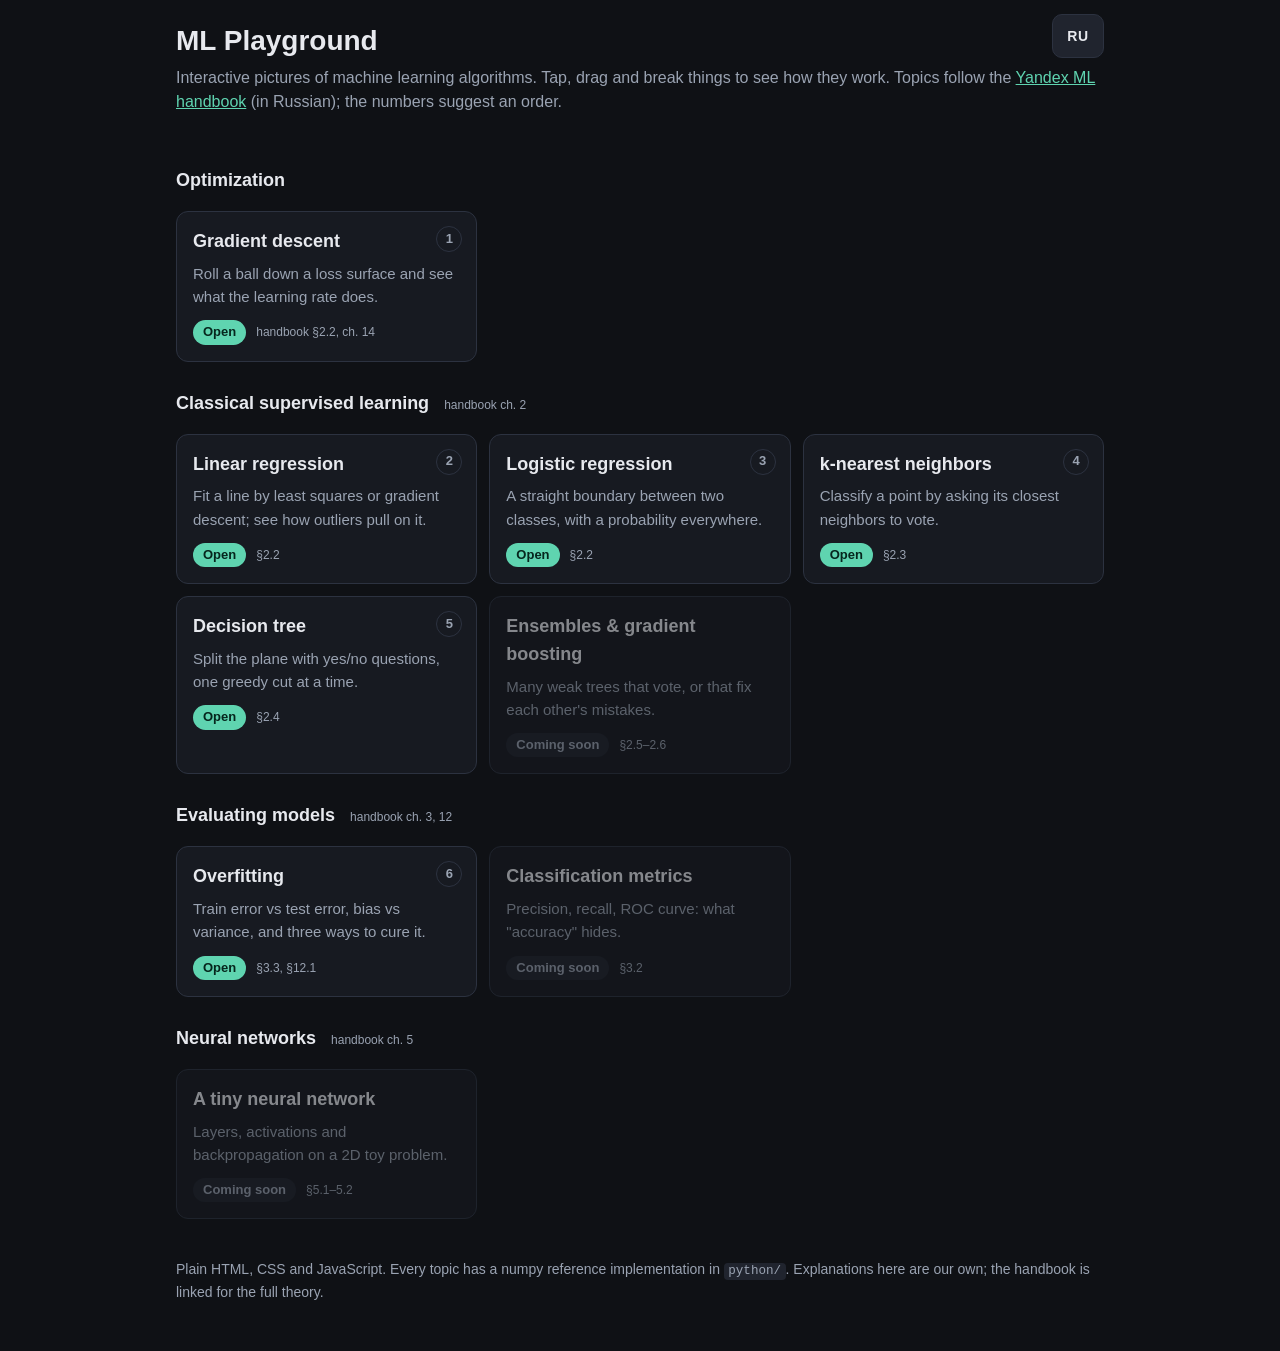
<file: index.html>
<!doctype html>
<html lang="en">
<head>
  <meta charset="utf-8">
  <meta name="viewport" content="width=device-width, initial-scale=1, viewport-fit=cover">
  <meta name="theme-color" content="#0f1115">
  <title data-i18n="index.title">ML Playground</title>
  <meta name="description" content="Interactive visualizations of machine learning algorithms for students.">
  <link rel="stylesheet" href="assets/style.css?v=3">
</head>
<body>
  <div class="wrap">
    <header class="site-header">
      <h1>ML Playground</h1>
      <p class="lead" data-i18n="index.lead">
        Interactive pictures of machine learning algorithms. Tap, drag and break things to see how they work.
        Topics follow the <a href="https://contest.yandex.ru/tracks/ml/" target="_blank" rel="noopener">Yandex ML handbook</a>
        (in Russian); the numbers suggest an order.
      </p>
    </header>

    <main>
      <section>
        <h2 class="section-title"><span data-i18n>Optimization</span></h2>
        <div class="cards">
          <a class="card" href="topics/gradient-descent.html">
            <span class="num">1</span>
            <h3 data-i18n>Gradient descent</h3>
            <p data-i18n>Roll a ball down a loss surface and see what the learning rate does.</p>
            <span class="tag" data-i18n>Open</span><span class="ref" data-i18n>handbook §2.2, ch. 14</span>
          </a>
        </div>
      </section>

      <section>
        <h2 class="section-title"><span data-i18n>Classical supervised learning</span> <span class="ref" data-i18n>handbook ch. 2</span></h2>
        <div class="cards">
          <a class="card" href="topics/linear-regression.html">
            <span class="num">2</span>
            <h3 data-i18n>Linear regression</h3>
            <p data-i18n>Fit a line by least squares or gradient descent; see how outliers pull on it.</p>
            <span class="tag" data-i18n>Open</span><span class="ref">§2.2</span>
          </a>
          <a class="card" href="topics/logistic-regression.html">
            <span class="num">3</span>
            <h3 data-i18n>Logistic regression</h3>
            <p data-i18n>A straight boundary between two classes, with a probability everywhere.</p>
            <span class="tag" data-i18n>Open</span><span class="ref">§2.2</span>
          </a>
          <a class="card" href="topics/knn.html">
            <span class="num">4</span>
            <h3 data-i18n>k-nearest neighbors</h3>
            <p data-i18n>Classify a point by asking its closest neighbors to vote.</p>
            <span class="tag" data-i18n>Open</span><span class="ref">§2.3</span>
          </a>
          <a class="card" href="topics/decision-tree.html">
            <span class="num">5</span>
            <h3 data-i18n>Decision tree</h3>
            <p data-i18n>Split the plane with yes/no questions, one greedy cut at a time.</p>
            <span class="tag" data-i18n>Open</span><span class="ref">§2.4</span>
          </a>
          <div class="card soon" aria-disabled="true">
            <h3 data-i18n>Ensembles &amp; gradient boosting</h3>
            <p data-i18n>Many weak trees that vote, or that fix each other's mistakes.</p>
            <span class="tag" data-i18n>Coming soon</span><span class="ref">§2.5–2.6</span>
          </div>
        </div>
      </section>

      <section>
        <h2 class="section-title"><span data-i18n>Evaluating models</span> <span class="ref" data-i18n>handbook ch. 3, 12</span></h2>
        <div class="cards">
          <a class="card" href="topics/overfitting.html">
            <span class="num">6</span>
            <h3 data-i18n>Overfitting</h3>
            <p data-i18n>Train error vs test error, bias vs variance, and three ways to cure it.</p>
            <span class="tag" data-i18n>Open</span><span class="ref">§3.3, §12.1</span>
          </a>
          <div class="card soon" aria-disabled="true">
            <h3 data-i18n>Classification metrics</h3>
            <p data-i18n>Precision, recall, ROC curve: what "accuracy" hides.</p>
            <span class="tag" data-i18n>Coming soon</span><span class="ref">§3.2</span>
          </div>
        </div>
      </section>

      <section>
        <h2 class="section-title"><span data-i18n>Neural networks</span> <span class="ref" data-i18n>handbook ch. 5</span></h2>
        <div class="cards">
          <div class="card soon" aria-disabled="true">
            <h3 data-i18n>A tiny neural network</h3>
            <p data-i18n>Layers, activations and backpropagation on a 2D toy problem.</p>
            <span class="tag" data-i18n>Coming soon</span><span class="ref">§5.1–5.2</span>
          </div>
        </div>
      </section>
    </main>

    <footer class="site-footer" data-i18n="index.footer">
      Plain HTML, CSS and JavaScript. Every topic has a numpy reference implementation in <code>python/</code>.
      Explanations here are our own; the handbook is linked for the full theory.
    </footer>
  </div>

  <script src="assets/i18n.js?v=3"></script>
  <script src="assets/ru-common.js?v=3"></script>
</body>
</html>
</file>
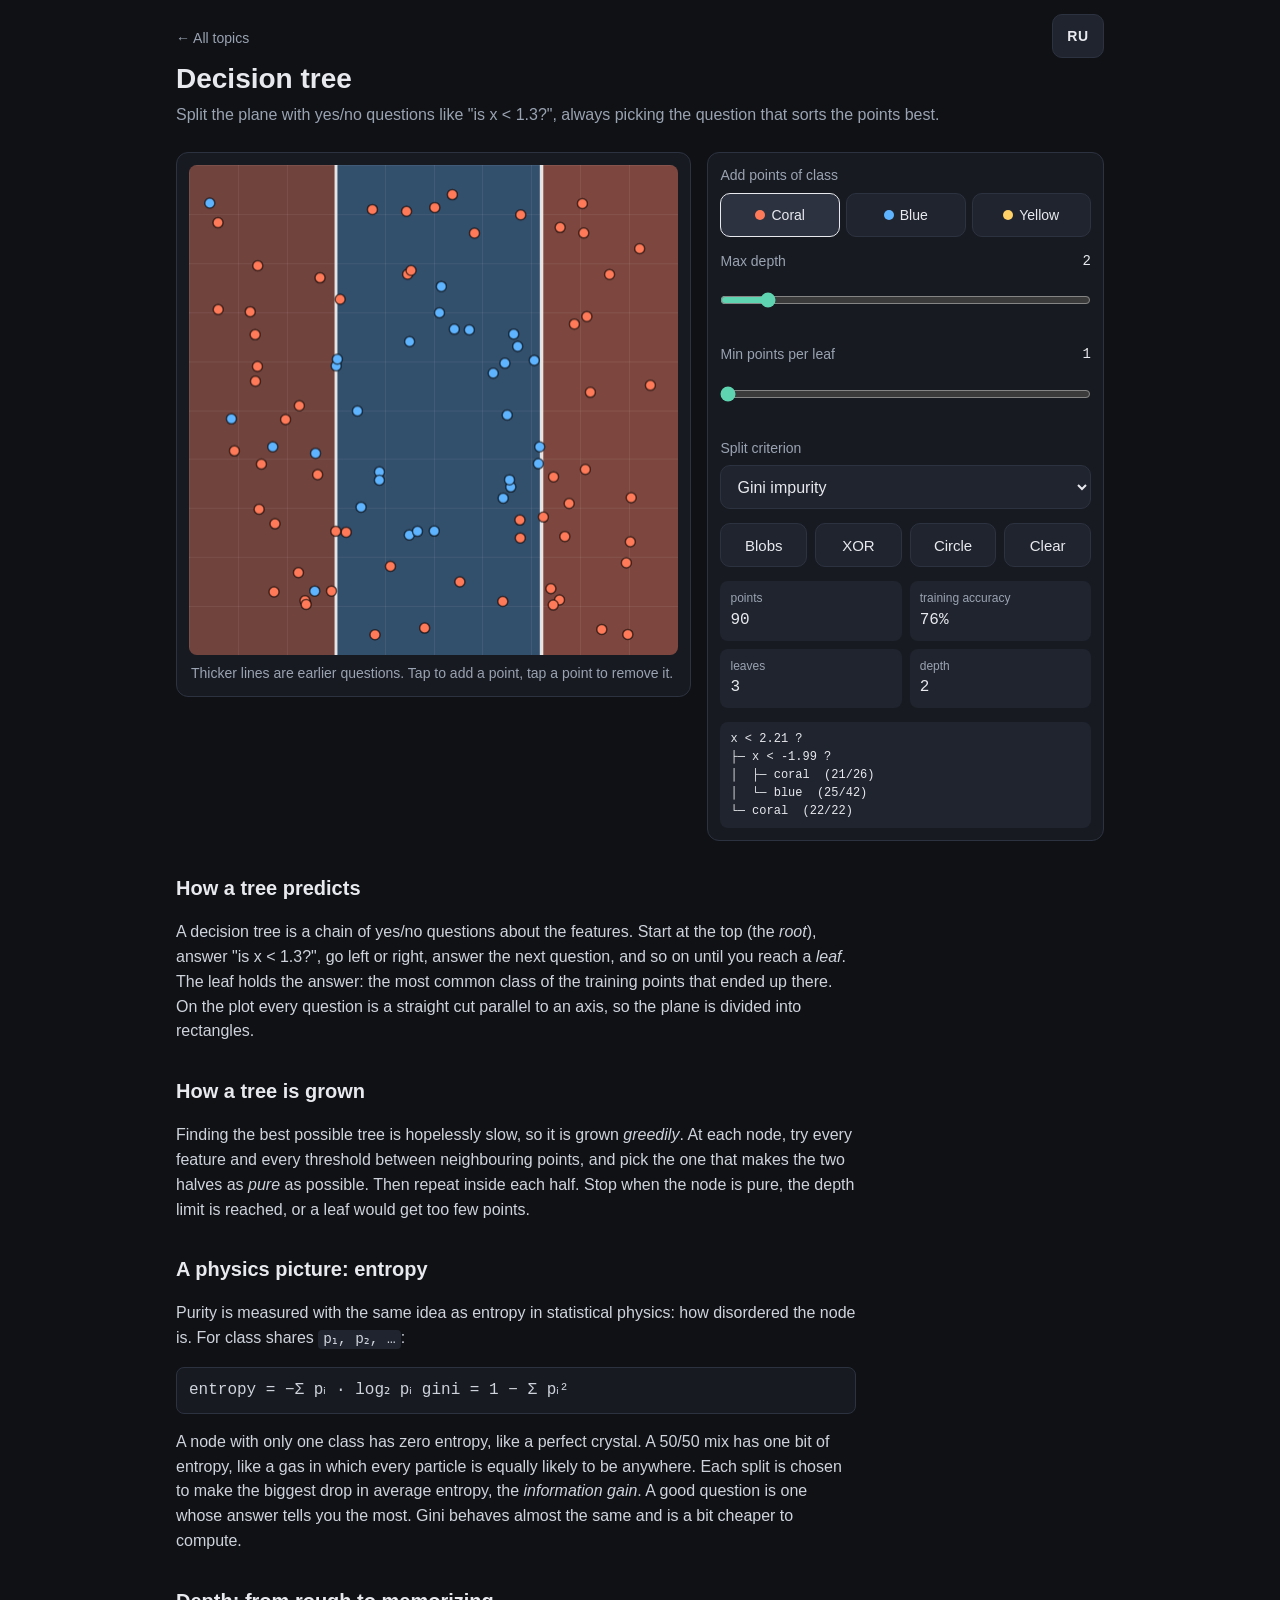
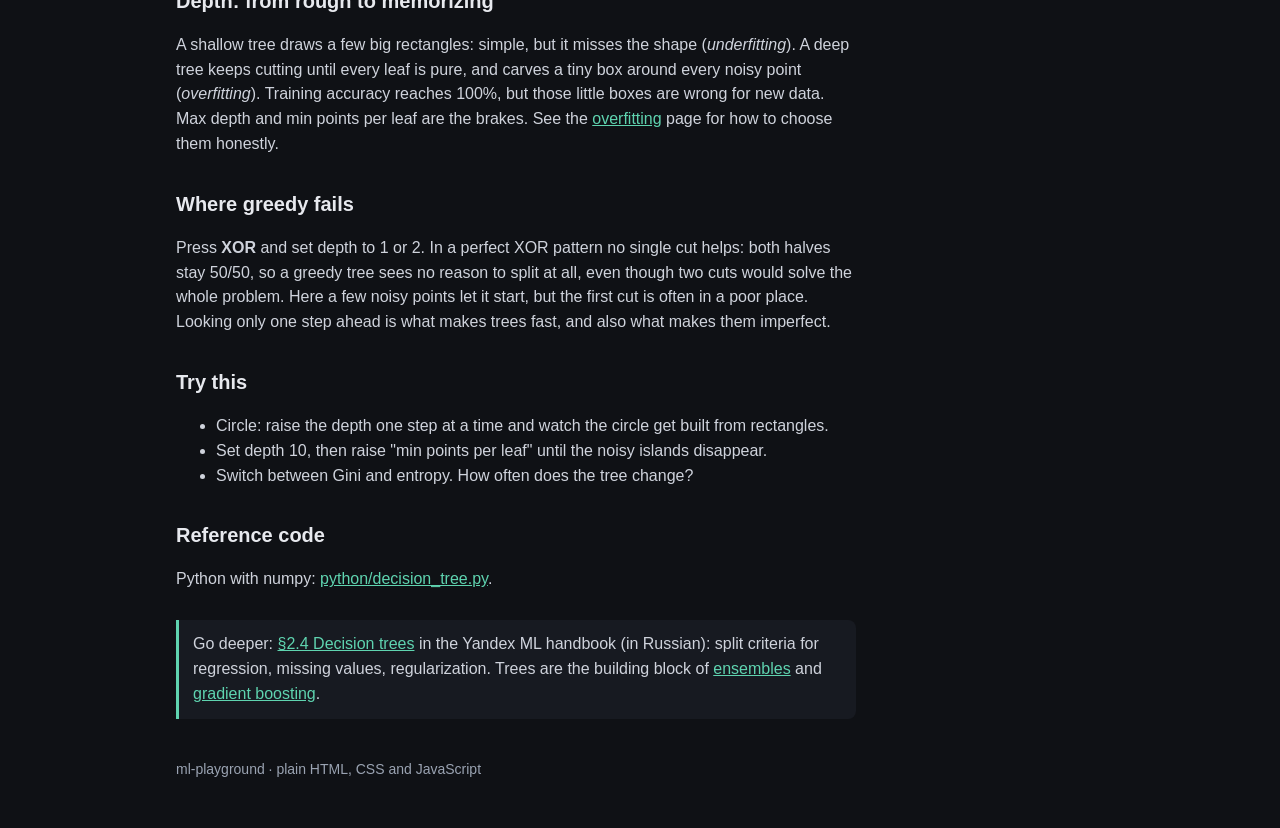
<file: topics/decision-tree.html>
<!doctype html>
<html lang="en">
<head>
  <meta charset="utf-8">
  <meta name="viewport" content="width=device-width, initial-scale=1, viewport-fit=cover">
  <meta name="theme-color" content="#0f1115">
  <title data-i18n="tree.title">Decision Tree · ml-playground</title>
  <meta name="description" content="Grow a decision tree split by split and see how depth turns a rough guess into memorization.">
  <link rel="stylesheet" href="../assets/style.css?v=3">
</head>
<body>
  <div class="wrap">
    <header class="site-header">
      <a class="back" href="../index.html" data-i18n>← All topics</a>
      <h1 data-i18n>Decision tree</h1>
      <p class="lead" data-i18n="tree.lead">Split the plane with yes/no questions like "is x &lt; 1.3?", always picking the question that sorts the points best.</p>
    </header>

    <main>
      <section class="demo">
        <div class="panel">
          <canvas id="plot" class="plot square" aria-label="Points and the rectangles the tree cuts the plane into"></canvas>
          <p class="hint" data-i18n="tree.hint">Thicker lines are earlier questions. Tap to add a point, tap a point to remove it.</p>
        </div>

        <div class="panel">
          <div class="field">
            <span class="label" data-i18n>Add points of class</span>
            <div class="segmented" id="class-picker">
              <button type="button" data-value="0" aria-pressed="true"><span class="swatch" style="background:#ff7a59"></span><span data-i18n>Coral</span></button>
              <button type="button" data-value="1" aria-pressed="false"><span class="swatch" style="background:#5fb4ff"></span><span data-i18n>Blue</span></button>
              <button type="button" data-value="2" aria-pressed="false"><span class="swatch" style="background:#ffd166"></span><span data-i18n>Yellow</span></button>
            </div>
          </div>

          <div class="field">
            <label for="depth"><span data-i18n>Max depth</span> <output id="depth-out" for="depth"></output></label>
            <input id="depth" type="range" min="1" max="10" step="1" value="2">
          </div>

          <div class="field">
            <label for="min-leaf"><span data-i18n>Min points per leaf</span> <output id="leaf-out" for="min-leaf"></output></label>
            <input id="min-leaf" type="range" min="1" max="20" step="1" value="1">
          </div>

          <div class="field">
            <label for="criterion" data-i18n>Split criterion</label>
            <select id="criterion">
              <option value="gini" data-i18n>Gini impurity</option>
              <option value="entropy" data-i18n>Entropy</option>
            </select>
          </div>

          <div class="buttons four">
            <button id="blobs" type="button" data-i18n>Blobs</button>
            <button id="xor" type="button">XOR</button>
            <button id="circle" type="button" data-i18n>Circle</button>
            <button id="clear" type="button" data-i18n>Clear</button>
          </div>

          <div class="stats">
            <div class="stat"><div class="k" data-i18n>points</div><div class="v" id="stat-n">–</div></div>
            <div class="stat"><div class="k" data-i18n>training accuracy</div><div class="v" id="stat-acc">–</div></div>
            <div class="stat"><div class="k" data-i18n>leaves</div><div class="v" id="stat-leaves">–</div></div>
            <div class="stat"><div class="k" data-i18n>depth</div><div class="v" id="stat-depth">–</div></div>
          </div>

          <pre id="tree" class="tree" aria-label="The tree as text"></pre>
        </div>
      </section>

      <article class="prose" data-i18n="tree.article">
        <h2>How a tree predicts</h2>
        <p>
          A decision tree is a chain of yes/no questions about the features. Start at the top (the
          <em>root</em>), answer "is x &lt; 1.3?", go left or right, answer the next question, and so on until
          you reach a <em>leaf</em>. The leaf holds the answer: the most common class of the training points that
          ended up there. On the plot every question is a straight cut parallel to an axis, so the plane is
          divided into rectangles.
        </p>

        <h2>How a tree is grown</h2>
        <p>
          Finding the best possible tree is hopelessly slow, so it is grown <em>greedily</em>. At each node, try
          every feature and every threshold between neighbouring points, and pick the one that makes the two
          halves as <em>pure</em> as possible. Then repeat inside each half. Stop when the node is pure, the depth
          limit is reached, or a leaf would get too few points.
        </p>

        <h2>A physics picture: entropy</h2>
        <p>
          Purity is measured with the same idea as entropy in statistical physics: how disordered the node is.
          For class shares <code>p₁, p₂, …</code>:
        </p>
        <p class="formula">entropy = −Σ pᵢ · log₂ pᵢ        gini = 1 − Σ pᵢ²</p>
        <p>
          A node with only one class has zero entropy, like a perfect crystal. A 50/50 mix has one bit of entropy,
          like a gas in which every particle is equally likely to be anywhere. Each split is chosen to make the
          biggest drop in average entropy, the <em>information gain</em>. A good question is one whose answer
          tells you the most. Gini behaves almost the same and is a bit cheaper to compute.
        </p>

        <h2>Depth: from rough to memorizing</h2>
        <p>
          A shallow tree draws a few big rectangles: simple, but it misses the shape (<em>underfitting</em>).
          A deep tree keeps cutting until every leaf is pure, and carves a tiny box around every noisy point
          (<em>overfitting</em>). Training accuracy reaches 100%, but those little boxes are wrong for new data.
          Max depth and min points per leaf are the brakes. See the <a href="overfitting.html">overfitting</a>
          page for how to choose them honestly.
        </p>

        <h2>Where greedy fails</h2>
        <p>
          Press <strong>XOR</strong> and set depth to 1 or 2. In a perfect XOR pattern no single cut helps: both
          halves stay 50/50, so a greedy tree sees no reason to split at all, even though two cuts would solve
          the whole problem. Here a few noisy points let it start, but the first cut is often in a poor place.
          Looking only one step ahead is what makes trees fast, and also what makes them imperfect.
        </p>

        <h2>Try this</h2>
        <ul>
          <li>Circle: raise the depth one step at a time and watch the circle get built from rectangles.</li>
          <li>Set depth 10, then raise "min points per leaf" until the noisy islands disappear.</li>
          <li>Switch between Gini and entropy. How often does the tree change?</li>
        </ul>

        <h2>Reference code</h2>
        <p>
          Python with numpy: <a href="../python/decision_tree.py">python/decision_tree.py</a>.
        </p>

        <p class="source">
          Go deeper: <a href="https://contest.yandex.ru/tracks/ml/supervised-learning/decision-trees" target="_blank" rel="noopener">§2.4 Decision trees</a>
          in the Yandex ML handbook (in Russian): split criteria for regression, missing values, regularization.
          Trees are the building block of <a href="https://contest.yandex.ru/tracks/ml/supervised-learning/ensembles-in-machine-learning" target="_blank" rel="noopener">ensembles</a>
          and <a href="https://contest.yandex.ru/tracks/ml/supervised-learning/gradient-boosting" target="_blank" rel="noopener">gradient boosting</a>.
        </p>
      </article>
    </main>

    <footer class="site-footer" data-i18n>ml-playground · plain HTML, CSS and JavaScript</footer>
  </div>

  <script src="../assets/i18n.js?v=3"></script>
  <script src="../assets/ru-common.js?v=3"></script>
  <script src="decision-tree.ru.js?v=3"></script>
  <script src="../assets/common.js?v=3"></script>
  <script src="decision-tree.js?v=3"></script>
</body>
</html>
</file>
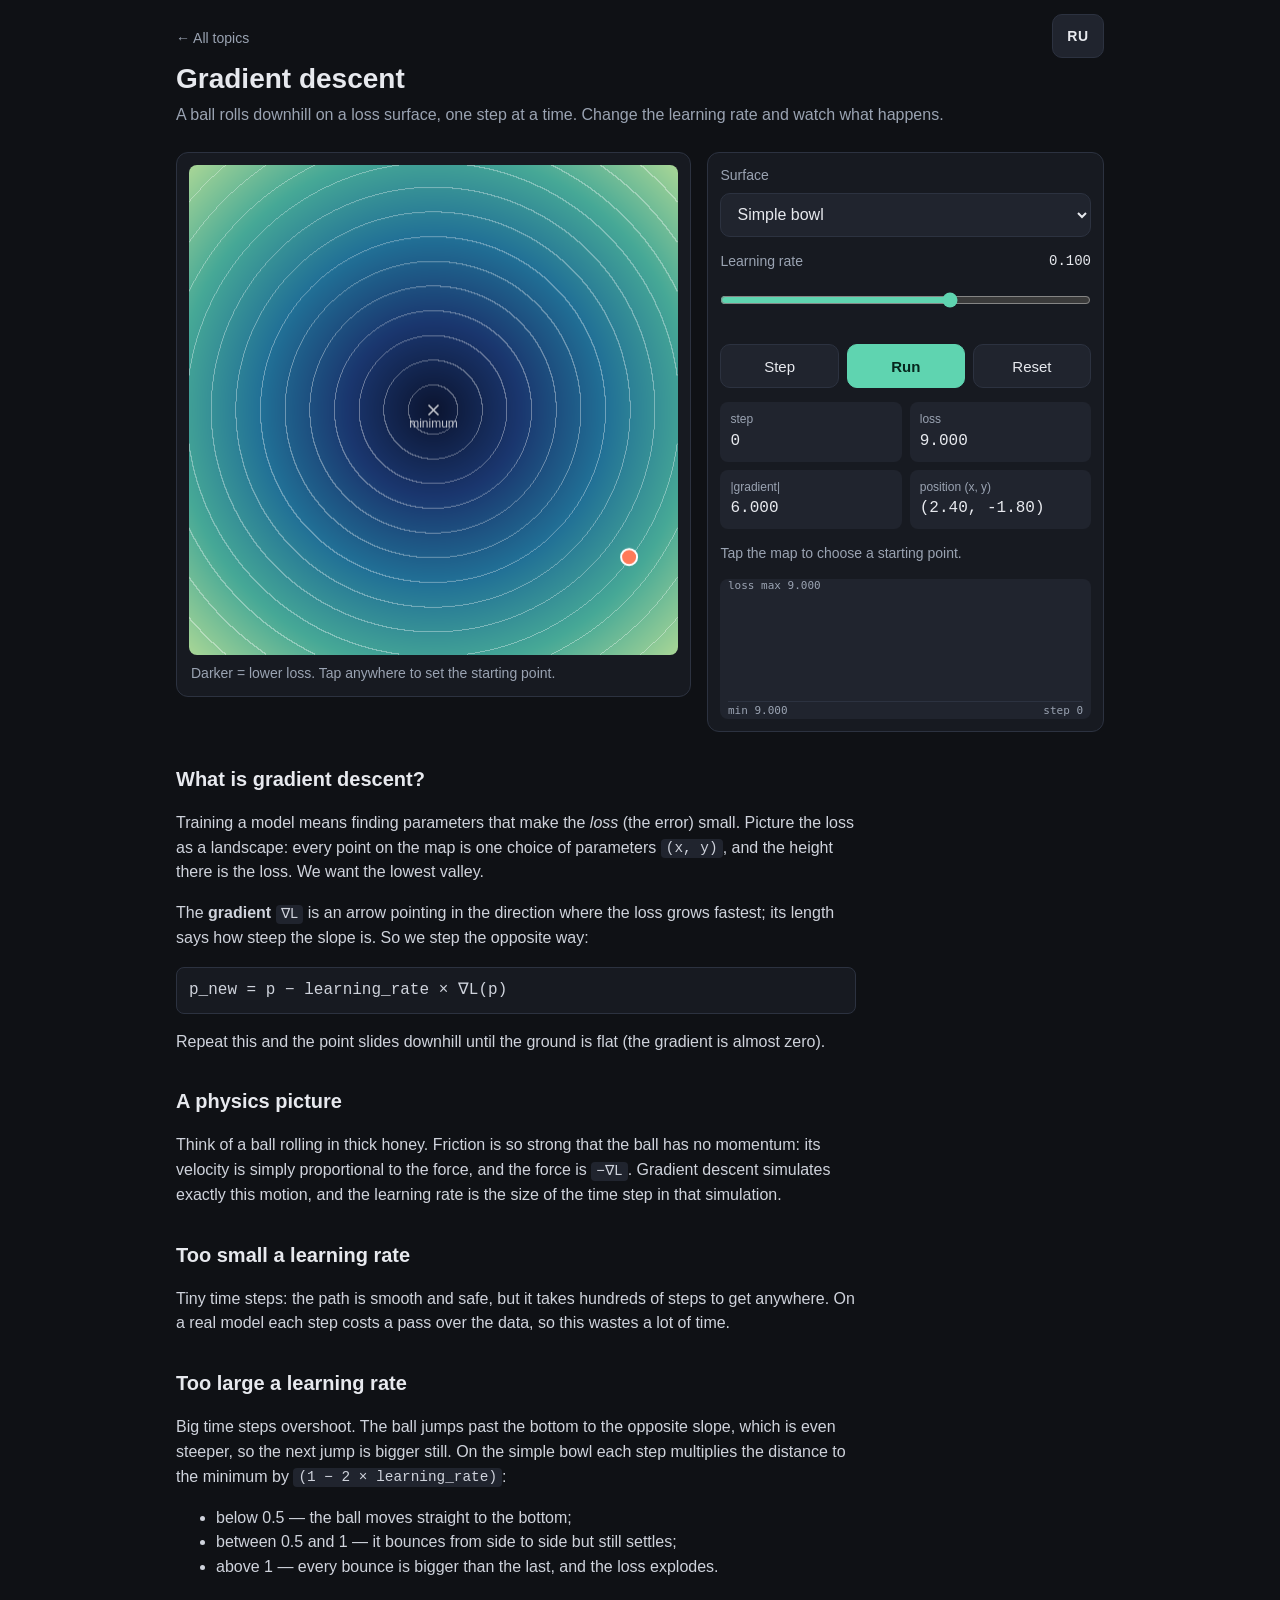
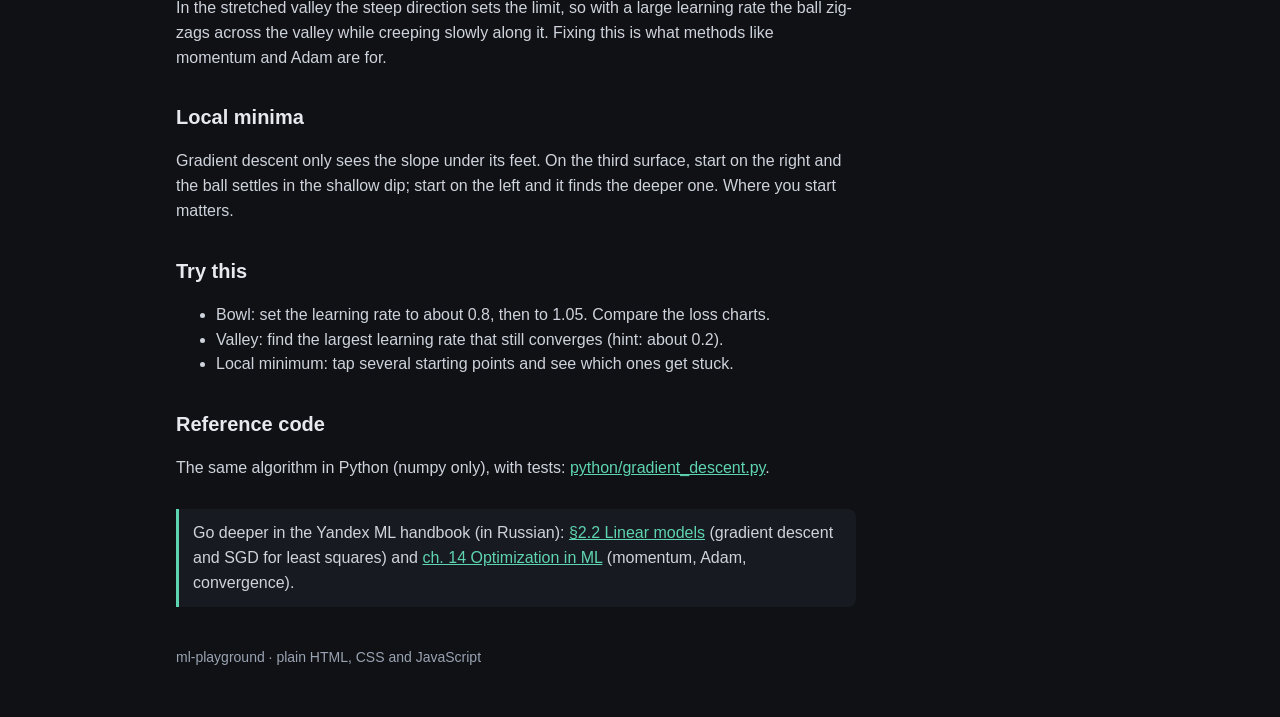
<file: topics/gradient-descent.html>
<!doctype html>
<html lang="en">
<head>
  <meta charset="utf-8">
  <meta name="viewport" content="width=device-width, initial-scale=1, viewport-fit=cover">
  <meta name="theme-color" content="#0f1115">
  <title data-i18n="gd.title">Gradient Descent · ml-playground</title>
  <meta name="description" content="Watch a ball roll down a loss surface and see how the learning rate changes its path.">
  <link rel="stylesheet" href="../assets/style.css?v=3">
</head>
<body>
  <div class="wrap">
    <header class="site-header">
      <a class="back" href="../index.html" data-i18n>← All topics</a>
      <h1 data-i18n>Gradient descent</h1>
      <p class="lead" data-i18n="gd.lead">A ball rolls downhill on a loss surface, one step at a time. Change the learning rate and watch what happens.</p>
    </header>

    <main>
      <section class="demo">
        <div class="panel">
          <canvas id="surface" class="plot square" aria-label="Loss surface with the path of gradient descent"></canvas>
          <p class="hint" data-i18n="gd.hint">Darker = lower loss. Tap anywhere to set the starting point.</p>
        </div>

        <div class="panel">
          <div class="field">
            <label for="surface-select" data-i18n>Surface</label>
            <select id="surface-select">
              <option value="bowl" data-i18n>Simple bowl</option>
              <option value="valley" data-i18n>Stretched valley</option>
              <option value="local" data-i18n>Surface with a local minimum</option>
            </select>
          </div>

          <div class="field">
            <label for="lr"><span data-i18n>Learning rate</span> <output id="lr-out" for="lr"></output></label>
            <input id="lr" type="range" min="-3" max="0.2" step="0.01">
          </div>

          <div class="buttons">
            <button id="step" type="button" data-i18n>Step</button>
            <button id="run" type="button" class="primary">Run</button>
            <button id="reset" type="button" data-i18n>Reset</button>
          </div>

          <div class="stats">
            <div class="stat"><div class="k" data-i18n>step</div><div class="v" id="stat-iter">0</div></div>
            <div class="stat"><div class="k" data-i18n>loss</div><div class="v" id="stat-loss">–</div></div>
            <div class="stat"><div class="k" data-i18n>|gradient|</div><div class="v" id="stat-grad">–</div></div>
            <div class="stat"><div class="k" data-i18n>position (x, y)</div><div class="v" id="stat-pos">–</div></div>
          </div>

          <p id="status" class="status" role="status"></p>
          <canvas id="loss-chart" class="plot chart" aria-label="Loss at each step"></canvas>
        </div>
      </section>

      <article class="prose" data-i18n="gd.article">
        <h2>What is gradient descent?</h2>
        <p>
          Training a model means finding parameters that make the <em>loss</em> (the error) small.
          Picture the loss as a landscape: every point on the map is one choice of parameters
          <code>(x, y)</code>, and the height there is the loss. We want the lowest valley.
        </p>
        <p>
          The <strong>gradient</strong> <code>∇L</code> is an arrow pointing in the direction where the loss
          grows fastest; its length says how steep the slope is. So we step the opposite way:
        </p>
        <p class="formula">p_new = p − learning_rate × ∇L(p)</p>
        <p>
          Repeat this and the point slides downhill until the ground is flat (the gradient is almost zero).
        </p>

        <h2>A physics picture</h2>
        <p>
          Think of a ball rolling in thick honey. Friction is so strong that the ball has no momentum:
          its velocity is simply proportional to the force, and the force is <code>−∇L</code>.
          Gradient descent simulates exactly this motion, and the learning rate is the size of the
          time step in that simulation.
        </p>

        <h2>Too small a learning rate</h2>
        <p>
          Tiny time steps: the path is smooth and safe, but it takes hundreds of steps to get anywhere.
          On a real model each step costs a pass over the data, so this wastes a lot of time.
        </p>

        <h2>Too large a learning rate</h2>
        <p>
          Big time steps overshoot. The ball jumps past the bottom to the opposite slope, which is even
          steeper, so the next jump is bigger still. On the simple bowl each step multiplies the distance
          to the minimum by <code>(1 − 2 × learning_rate)</code>:
        </p>
        <ul>
          <li>below 0.5 — the ball moves straight to the bottom;</li>
          <li>between 0.5 and 1 — it bounces from side to side but still settles;</li>
          <li>above 1 — every bounce is bigger than the last, and the loss explodes.</li>
        </ul>
        <p>
          In the stretched valley the steep direction sets the limit, so with a large learning rate the
          ball zig-zags across the valley while creeping slowly along it. Fixing this is what
          methods like momentum and Adam are for.
        </p>

        <h2>Local minima</h2>
        <p>
          Gradient descent only sees the slope under its feet. On the third surface, start on the right
          and the ball settles in the shallow dip; start on the left and it finds the deeper one.
          Where you start matters.
        </p>

        <h2>Try this</h2>
        <ul>
          <li>Bowl: set the learning rate to about 0.8, then to 1.05. Compare the loss charts.</li>
          <li>Valley: find the largest learning rate that still converges (hint: about 0.2).</li>
          <li>Local minimum: tap several starting points and see which ones get stuck.</li>
        </ul>

        <h2>Reference code</h2>
        <p>
          The same algorithm in Python (numpy only), with tests:
          <a href="../python/gradient_descent.py">python/gradient_descent.py</a>.
        </p>

        <p class="source">
          Go deeper in the Yandex ML handbook (in Russian):
          <a href="https://contest.yandex.ru/tracks/ml/supervised-learning/linear-models" target="_blank" rel="noopener">§2.2 Linear models</a>
          (gradient descent and SGD for least squares) and
          <a href="https://contest.yandex.ru/tracks/ml/optimization-in-machine-learning/optimization-in-machine-learning" target="_blank" rel="noopener">ch. 14 Optimization in ML</a>
          (momentum, Adam, convergence).
        </p>
      </article>
    </main>

    <footer class="site-footer" data-i18n>ml-playground · plain HTML, CSS and JavaScript</footer>
  </div>

  <script src="../assets/i18n.js?v=3"></script>
  <script src="../assets/ru-common.js?v=3"></script>
  <script src="gradient-descent.ru.js?v=3"></script>
  <script src="../assets/common.js?v=3"></script>
  <script src="gradient-descent.js?v=3"></script>
</body>
</html>
</file>
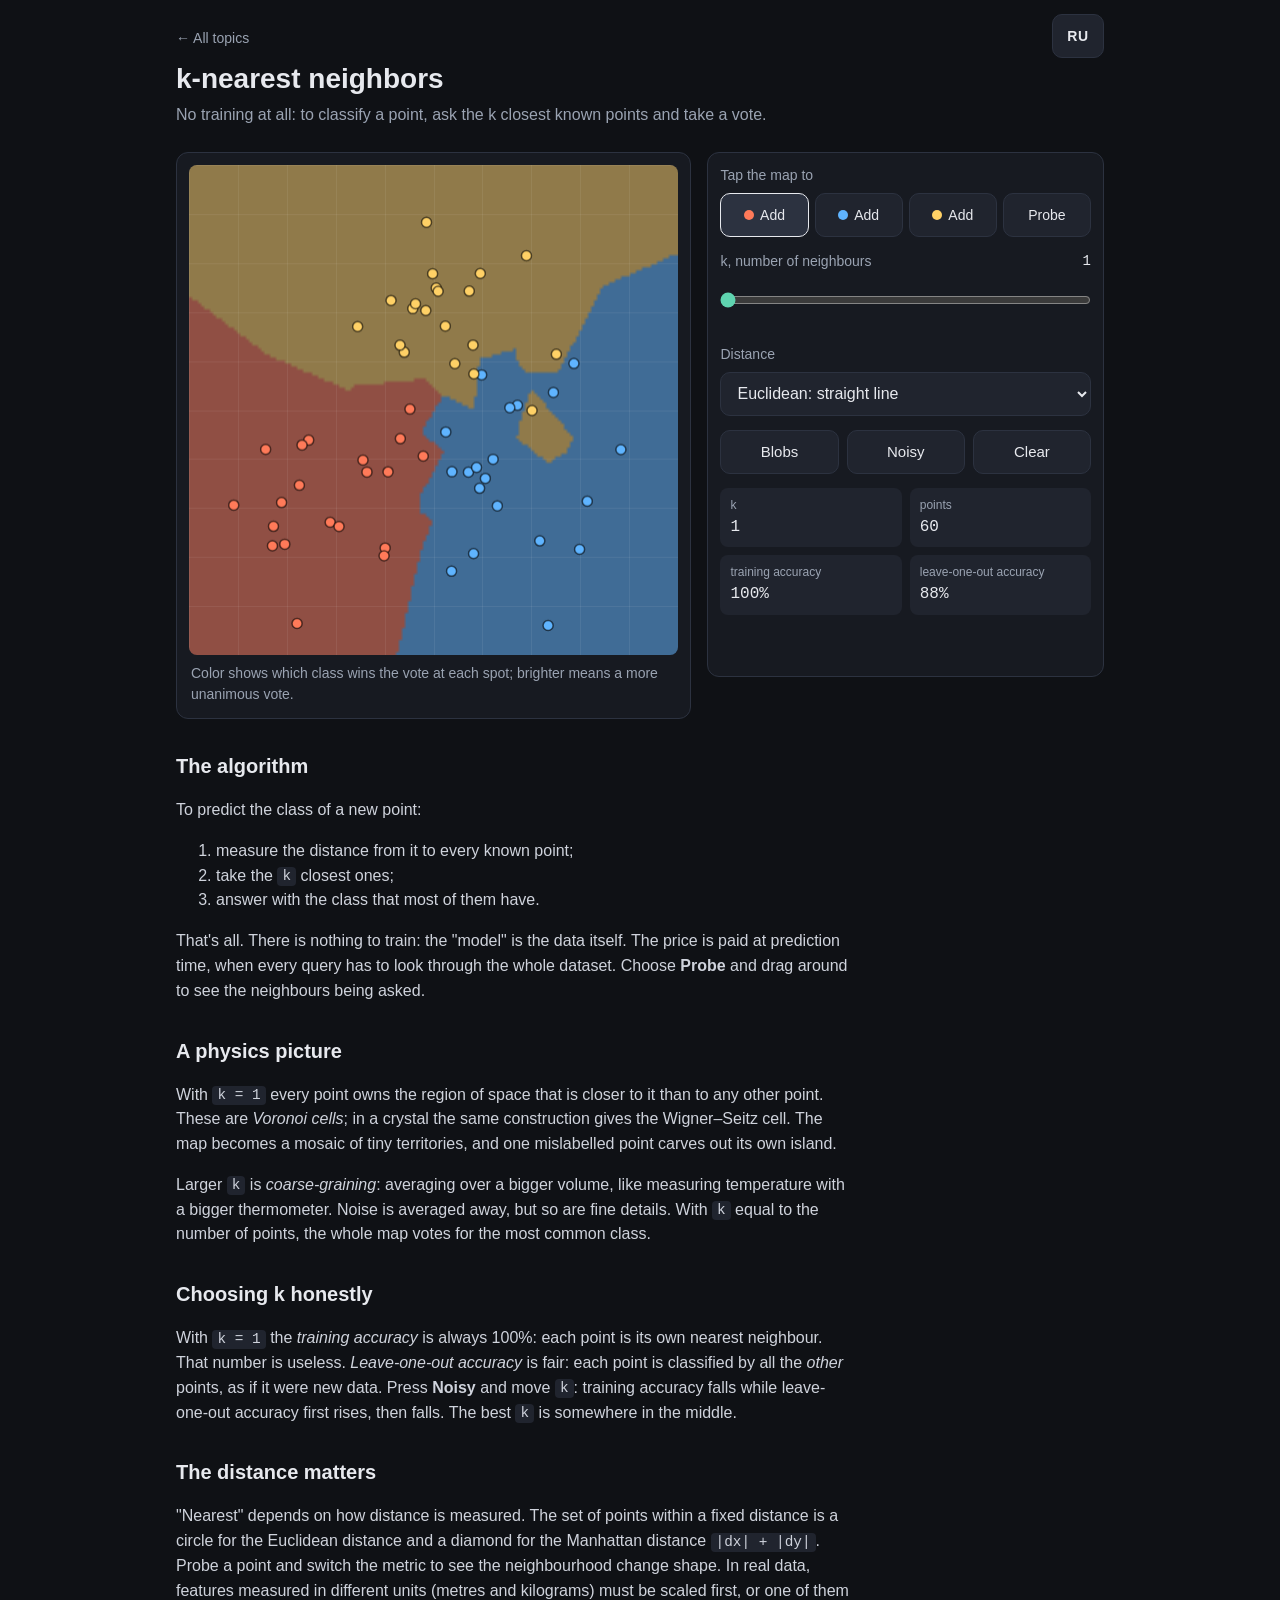
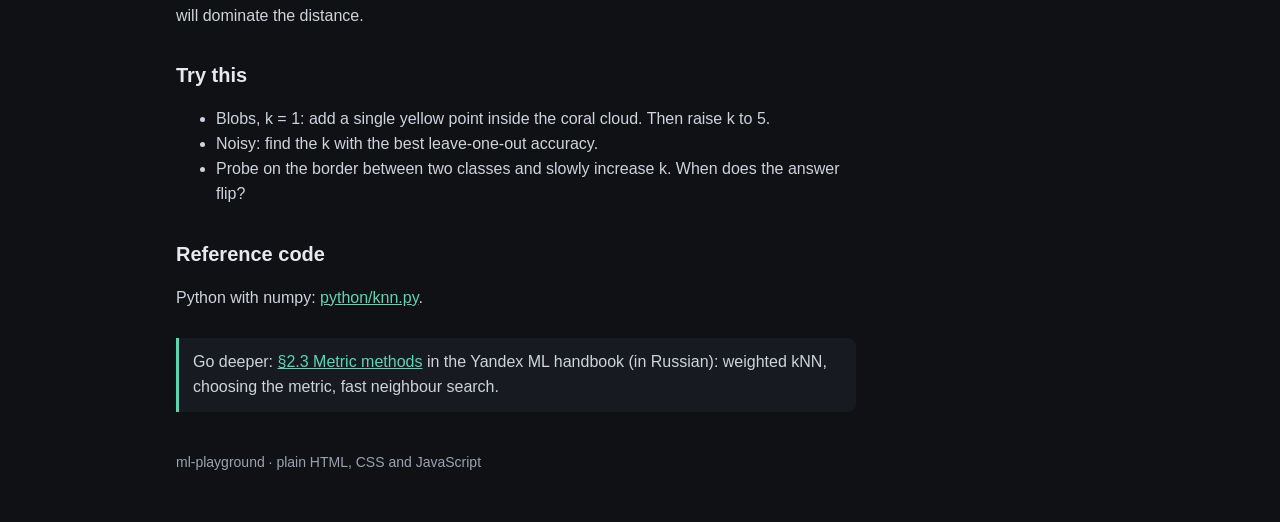
<file: topics/knn.html>
<!doctype html>
<html lang="en">
<head>
  <meta charset="utf-8">
  <meta name="viewport" content="width=device-width, initial-scale=1, viewport-fit=cover">
  <meta name="theme-color" content="#0f1115">
  <title data-i18n="knn.title">k-Nearest Neighbors · ml-playground</title>
  <meta name="description" content="Classify a point by asking its closest neighbors, and see how k and the distance change the map.">
  <link rel="stylesheet" href="../assets/style.css?v=3">
</head>
<body>
  <div class="wrap">
    <header class="site-header">
      <a class="back" href="../index.html" data-i18n>← All topics</a>
      <h1 data-i18n>k-nearest neighbors</h1>
      <p class="lead" data-i18n="knn.lead">No training at all: to classify a point, ask the k closest known points and take a vote.</p>
    </header>

    <main>
      <section class="demo">
        <div class="panel">
          <canvas id="plot" class="plot square" aria-label="Points and the regions each class wins"></canvas>
          <p class="hint" data-i18n="knn.hint">Color shows which class wins the vote at each spot; brighter means a more unanimous vote.</p>
        </div>

        <div class="panel">
          <div class="field">
            <span class="label" data-i18n>Tap the map to</span>
            <div class="segmented" id="mode">
              <button type="button" data-value="0" aria-pressed="true"><span class="swatch" style="background:#ff7a59"></span><span data-i18n>Add</span></button>
              <button type="button" data-value="1" aria-pressed="false"><span class="swatch" style="background:#5fb4ff"></span><span data-i18n>Add</span></button>
              <button type="button" data-value="2" aria-pressed="false"><span class="swatch" style="background:#ffd166"></span><span data-i18n>Add</span></button>
              <button type="button" data-value="probe" aria-pressed="false" data-i18n>Probe</button>
            </div>
          </div>

          <div class="field">
            <label for="k"><span data-i18n>k, number of neighbours</span> <output id="k-out" for="k"></output></label>
            <input id="k" type="range" min="1" max="30" step="1" value="1">
          </div>

          <div class="field">
            <label for="metric" data-i18n>Distance</label>
            <select id="metric">
              <option value="euclidean" data-i18n>Euclidean: straight line</option>
              <option value="manhattan" data-i18n>Manhattan: |dx| + |dy|</option>
            </select>
          </div>

          <div class="buttons">
            <button id="blobs" type="button" data-i18n>Blobs</button>
            <button id="noisy" type="button" data-i18n>Noisy</button>
            <button id="clear" type="button" data-i18n>Clear</button>
          </div>

          <div class="stats">
            <div class="stat"><div class="k">k</div><div class="v" id="stat-k">–</div></div>
            <div class="stat"><div class="k" data-i18n>points</div><div class="v" id="stat-n">–</div></div>
            <div class="stat"><div class="k" data-i18n>training accuracy</div><div class="v" id="stat-train">–</div></div>
            <div class="stat"><div class="k" data-i18n>leave-one-out accuracy</div><div class="v" id="stat-loo">–</div></div>
          </div>

          <p id="status" class="status" role="status"></p>
        </div>
      </section>

      <article class="prose" data-i18n="knn.article">
        <h2>The algorithm</h2>
        <p>
          To predict the class of a new point:
        </p>
        <ol>
          <li>measure the distance from it to every known point;</li>
          <li>take the <code>k</code> closest ones;</li>
          <li>answer with the class that most of them have.</li>
        </ol>
        <p>
          That's all. There is nothing to train: the "model" is the data itself. The price is paid at prediction
          time, when every query has to look through the whole dataset. Choose <strong>Probe</strong> and drag
          around to see the neighbours being asked.
        </p>

        <h2>A physics picture</h2>
        <p>
          With <code>k = 1</code> every point owns the region of space that is closer to it than to any other
          point. These are <em>Voronoi cells</em>; in a crystal the same construction gives the Wigner–Seitz
          cell. The map becomes a mosaic of tiny territories, and one mislabelled point carves out its own island.
        </p>
        <p>
          Larger <code>k</code> is <em>coarse-graining</em>: averaging over a bigger volume, like measuring
          temperature with a bigger thermometer. Noise is averaged away, but so are fine details. With
          <code>k</code> equal to the number of points, the whole map votes for the most common class.
        </p>

        <h2>Choosing k honestly</h2>
        <p>
          With <code>k = 1</code> the <em>training accuracy</em> is always 100%: each point is its own nearest
          neighbour. That number is useless. <em>Leave-one-out accuracy</em> is fair: each point is classified by
          all the <em>other</em> points, as if it were new data. Press <strong>Noisy</strong> and move <code>k</code>:
          training accuracy falls while leave-one-out accuracy first rises, then falls. The best <code>k</code>
          is somewhere in the middle.
        </p>

        <h2>The distance matters</h2>
        <p>
          "Nearest" depends on how distance is measured. The set of points within a fixed distance is a circle for
          the Euclidean distance and a diamond for the Manhattan distance <code>|dx| + |dy|</code>. Probe a point
          and switch the metric to see the neighbourhood change shape. In real data, features measured in
          different units (metres and kilograms) must be scaled first, or one of them will dominate the distance.
        </p>

        <h2>Try this</h2>
        <ul>
          <li>Blobs, k = 1: add a single yellow point inside the coral cloud. Then raise k to 5.</li>
          <li>Noisy: find the k with the best leave-one-out accuracy.</li>
          <li>Probe on the border between two classes and slowly increase k. When does the answer flip?</li>
        </ul>

        <h2>Reference code</h2>
        <p>
          Python with numpy: <a href="../python/knn.py">python/knn.py</a>.
        </p>

        <p class="source">
          Go deeper: <a href="https://contest.yandex.ru/tracks/ml/supervised-learning/metric-methods" target="_blank" rel="noopener">§2.3 Metric methods</a>
          in the Yandex ML handbook (in Russian): weighted kNN, choosing the metric, fast neighbour search.
        </p>
      </article>
    </main>

    <footer class="site-footer" data-i18n>ml-playground · plain HTML, CSS and JavaScript</footer>
  </div>

  <script src="../assets/i18n.js?v=3"></script>
  <script src="../assets/ru-common.js?v=3"></script>
  <script src="knn.ru.js?v=3"></script>
  <script src="../assets/common.js?v=3"></script>
  <script src="knn.js?v=3"></script>
</body>
</html>
</file>
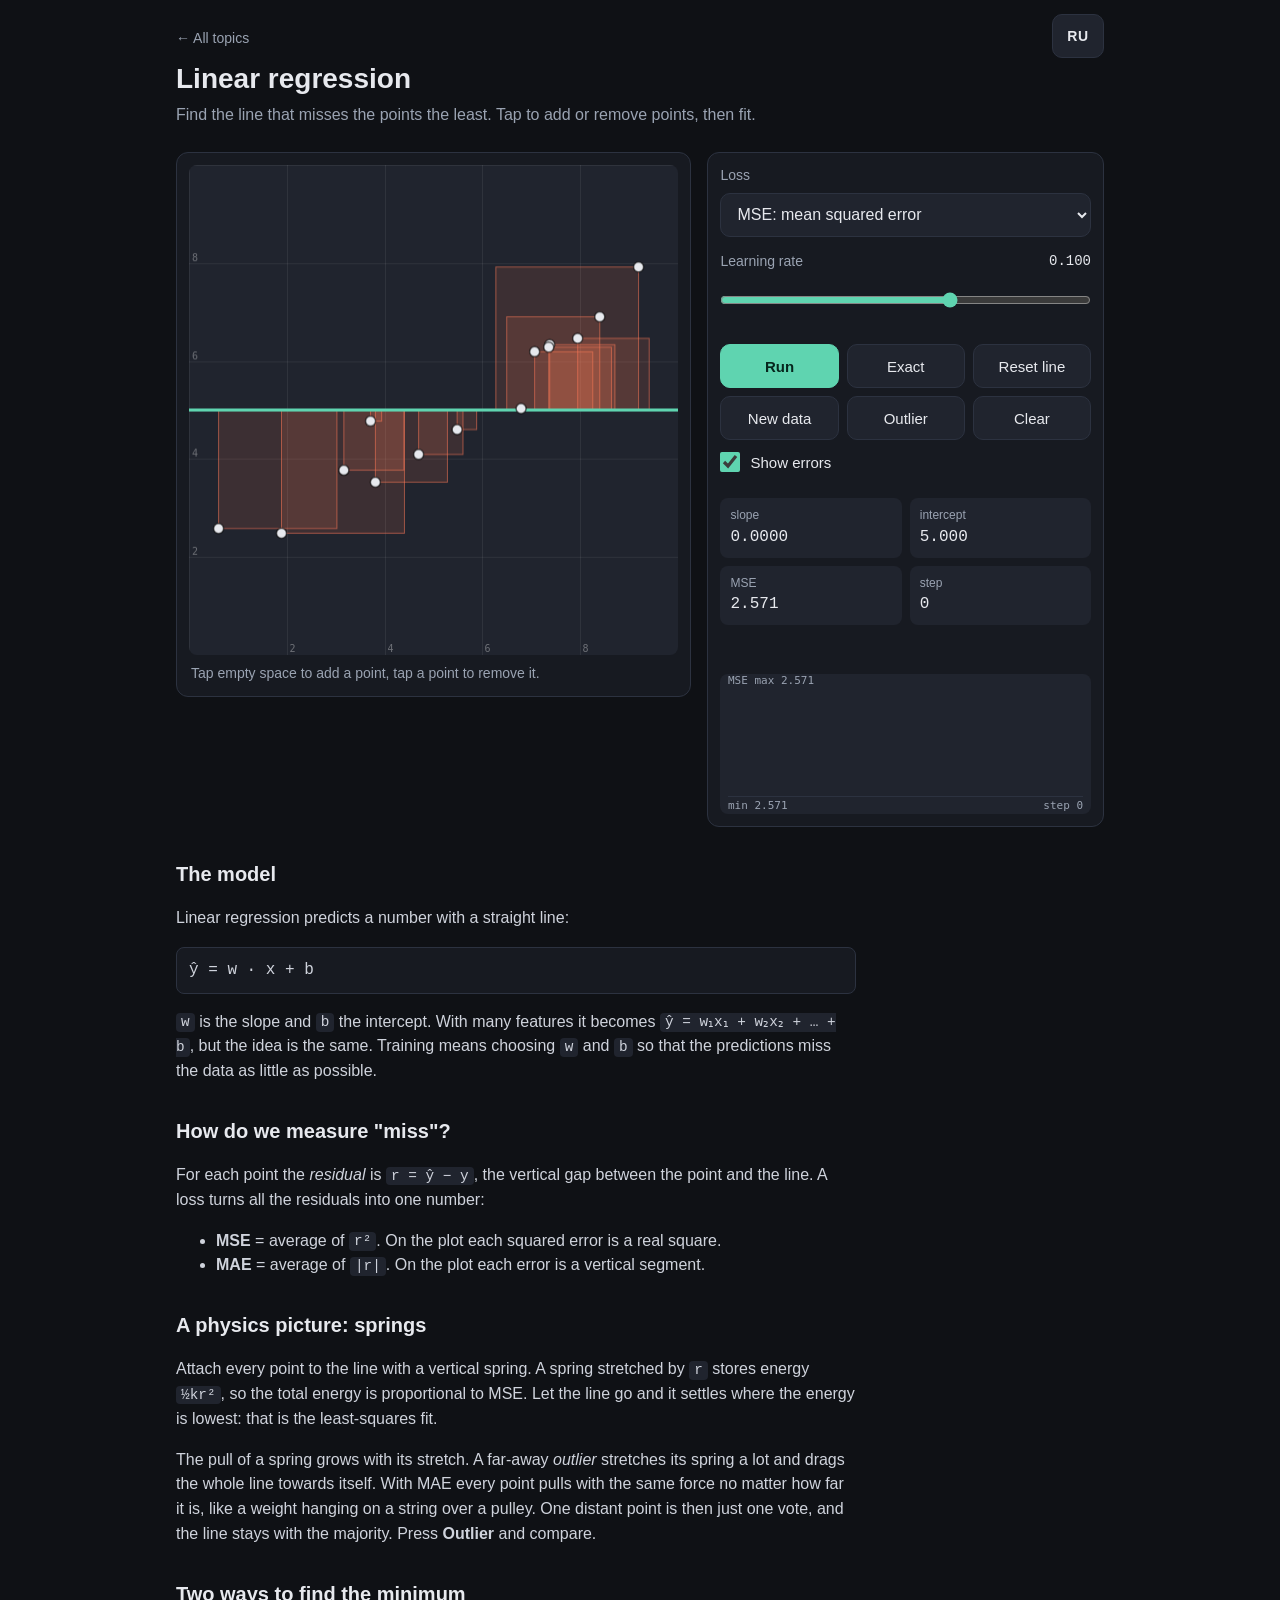
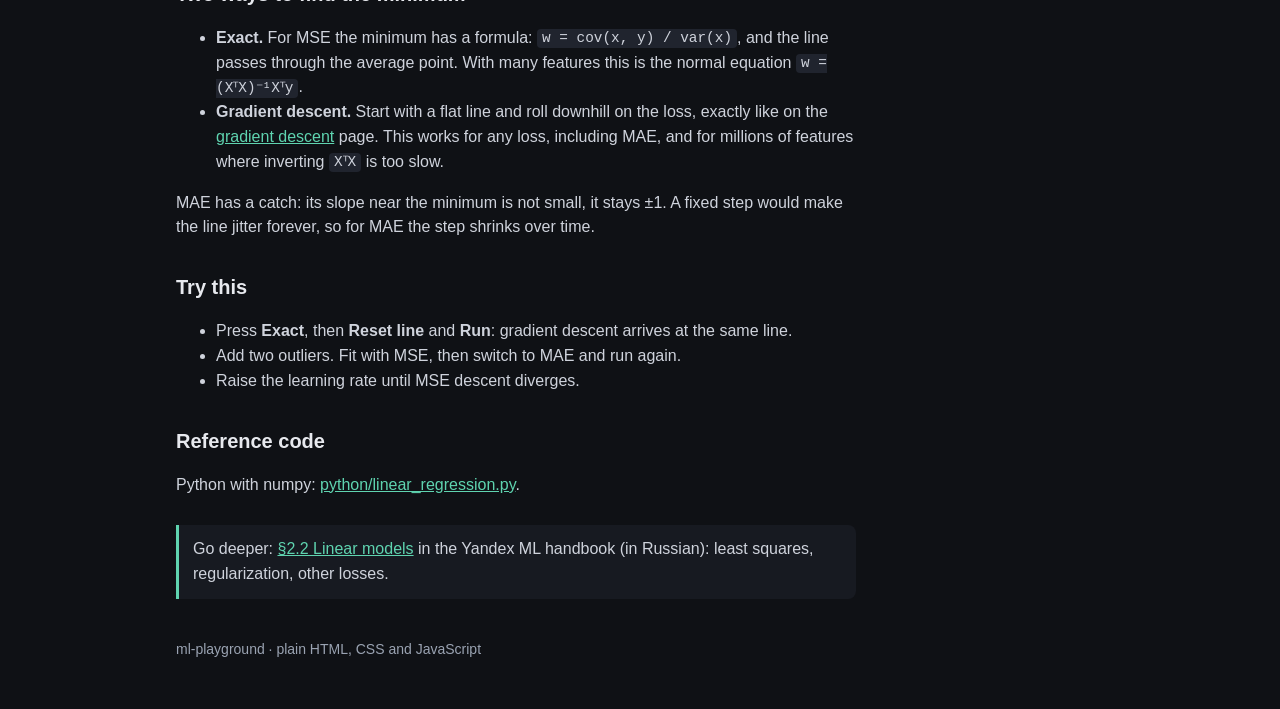
<file: topics/linear-regression.html>
<!doctype html>
<html lang="en">
<head>
  <meta charset="utf-8">
  <meta name="viewport" content="width=device-width, initial-scale=1, viewport-fit=cover">
  <meta name="theme-color" content="#0f1115">
  <title data-i18n="lin.title">Linear Regression · ml-playground</title>
  <meta name="description" content="Fit a line to points with least squares or gradient descent, and see how outliers pull on it.">
  <link rel="stylesheet" href="../assets/style.css?v=3">
</head>
<body>
  <div class="wrap">
    <header class="site-header">
      <a class="back" href="../index.html" data-i18n>← All topics</a>
      <h1 data-i18n>Linear regression</h1>
      <p class="lead" data-i18n="lin.lead">Find the line that misses the points the least. Tap to add or remove points, then fit.</p>
    </header>

    <main>
      <section class="demo">
        <div class="panel">
          <canvas id="plot" class="plot square" aria-label="Data points and the fitted line"></canvas>
          <p class="hint" data-i18n="lin.hint">Tap empty space to add a point, tap a point to remove it.</p>
        </div>

        <div class="panel">
          <div class="field">
            <label for="loss" data-i18n>Loss</label>
            <select id="loss">
              <option value="mse" data-i18n>MSE: mean squared error</option>
              <option value="mae" data-i18n>MAE: mean absolute error</option>
            </select>
          </div>

          <div class="field">
            <label for="lr"><span data-i18n>Learning rate</span> <output id="lr-out" for="lr"></output></label>
            <input id="lr" type="range" min="-3" max="0.2" step="0.01">
          </div>

          <div class="buttons">
            <button id="run" type="button" class="primary">Run</button>
            <button id="exact" type="button" data-i18n>Exact</button>
            <button id="reset" type="button" data-i18n>Reset line</button>
          </div>
          <div class="buttons">
            <button id="random" type="button" data-i18n>New data</button>
            <button id="outlier" type="button" data-i18n>Outlier</button>
            <button id="clear" type="button" data-i18n>Clear</button>
          </div>

          <label class="check"><input id="show-errors" type="checkbox" checked> <span data-i18n>Show errors</span></label>

          <div class="stats">
            <div class="stat"><div class="k" data-i18n>slope</div><div class="v" id="stat-slope">–</div></div>
            <div class="stat"><div class="k" data-i18n>intercept</div><div class="v" id="stat-intercept">–</div></div>
            <div class="stat"><div class="k" id="stat-loss-k">loss</div><div class="v" id="stat-loss">–</div></div>
            <div class="stat"><div class="k" data-i18n>step</div><div class="v" id="stat-step">0</div></div>
          </div>

          <p id="status" class="status" role="status"></p>
          <canvas id="loss-chart" class="plot chart" aria-label="Loss at each step"></canvas>
        </div>
      </section>

      <article class="prose" data-i18n="lin.article">
        <h2>The model</h2>
        <p>
          Linear regression predicts a number with a straight line:
        </p>
        <p class="formula">ŷ = w · x + b</p>
        <p>
          <code>w</code> is the slope and <code>b</code> the intercept. With many features it becomes
          <code>ŷ = w₁x₁ + w₂x₂ + … + b</code>, but the idea is the same. Training means choosing
          <code>w</code> and <code>b</code> so that the predictions miss the data as little as possible.
        </p>

        <h2>How do we measure "miss"?</h2>
        <p>
          For each point the <em>residual</em> is <code>r = ŷ − y</code>, the vertical gap between the
          point and the line. A loss turns all the residuals into one number:
        </p>
        <ul>
          <li><strong>MSE</strong> = average of <code>r²</code>. On the plot each squared error is a real square.</li>
          <li><strong>MAE</strong> = average of <code>|r|</code>. On the plot each error is a vertical segment.</li>
        </ul>

        <h2>A physics picture: springs</h2>
        <p>
          Attach every point to the line with a vertical spring. A spring stretched by <code>r</code> stores
          energy <code>½kr²</code>, so the total energy is proportional to MSE. Let the line go and it settles
          where the energy is lowest: that is the least-squares fit.
        </p>
        <p>
          The pull of a spring grows with its stretch. A far-away <em>outlier</em> stretches its spring a lot
          and drags the whole line towards itself. With MAE every point pulls with the same force no matter
          how far it is, like a weight hanging on a string over a pulley. One distant point is then just one
          vote, and the line stays with the majority. Press <strong>Outlier</strong> and compare.
        </p>

        <h2>Two ways to find the minimum</h2>
        <ul>
          <li>
            <strong>Exact.</strong> For MSE the minimum has a formula:
            <code>w = cov(x, y) / var(x)</code>, and the line passes through the average point.
            With many features this is the normal equation <code>w = (XᵀX)⁻¹Xᵀy</code>.
          </li>
          <li>
            <strong>Gradient descent.</strong> Start with a flat line and roll downhill on the loss,
            exactly like on the <a href="gradient-descent.html">gradient descent</a> page.
            This works for any loss, including MAE, and for millions of features where inverting
            <code>XᵀX</code> is too slow.
          </li>
        </ul>
        <p>
          MAE has a catch: its slope near the minimum is not small, it stays ±1. A fixed step would make the
          line jitter forever, so for MAE the step shrinks over time.
        </p>

        <h2>Try this</h2>
        <ul>
          <li>Press <strong>Exact</strong>, then <strong>Reset line</strong> and <strong>Run</strong>: gradient descent arrives at the same line.</li>
          <li>Add two outliers. Fit with MSE, then switch to MAE and run again.</li>
          <li>Raise the learning rate until MSE descent diverges.</li>
        </ul>

        <h2>Reference code</h2>
        <p>
          Python with numpy: <a href="../python/linear_regression.py">python/linear_regression.py</a>.
        </p>

        <p class="source">
          Go deeper: <a href="https://contest.yandex.ru/tracks/ml/supervised-learning/linear-models" target="_blank" rel="noopener">§2.2 Linear models</a>
          in the Yandex ML handbook (in Russian): least squares, regularization, other losses.
        </p>
      </article>
    </main>

    <footer class="site-footer" data-i18n>ml-playground · plain HTML, CSS and JavaScript</footer>
  </div>

  <script src="../assets/i18n.js?v=3"></script>
  <script src="../assets/ru-common.js?v=3"></script>
  <script src="linear-regression.ru.js?v=3"></script>
  <script src="../assets/common.js?v=3"></script>
  <script src="linear-regression.js?v=3"></script>
</body>
</html>
</file>
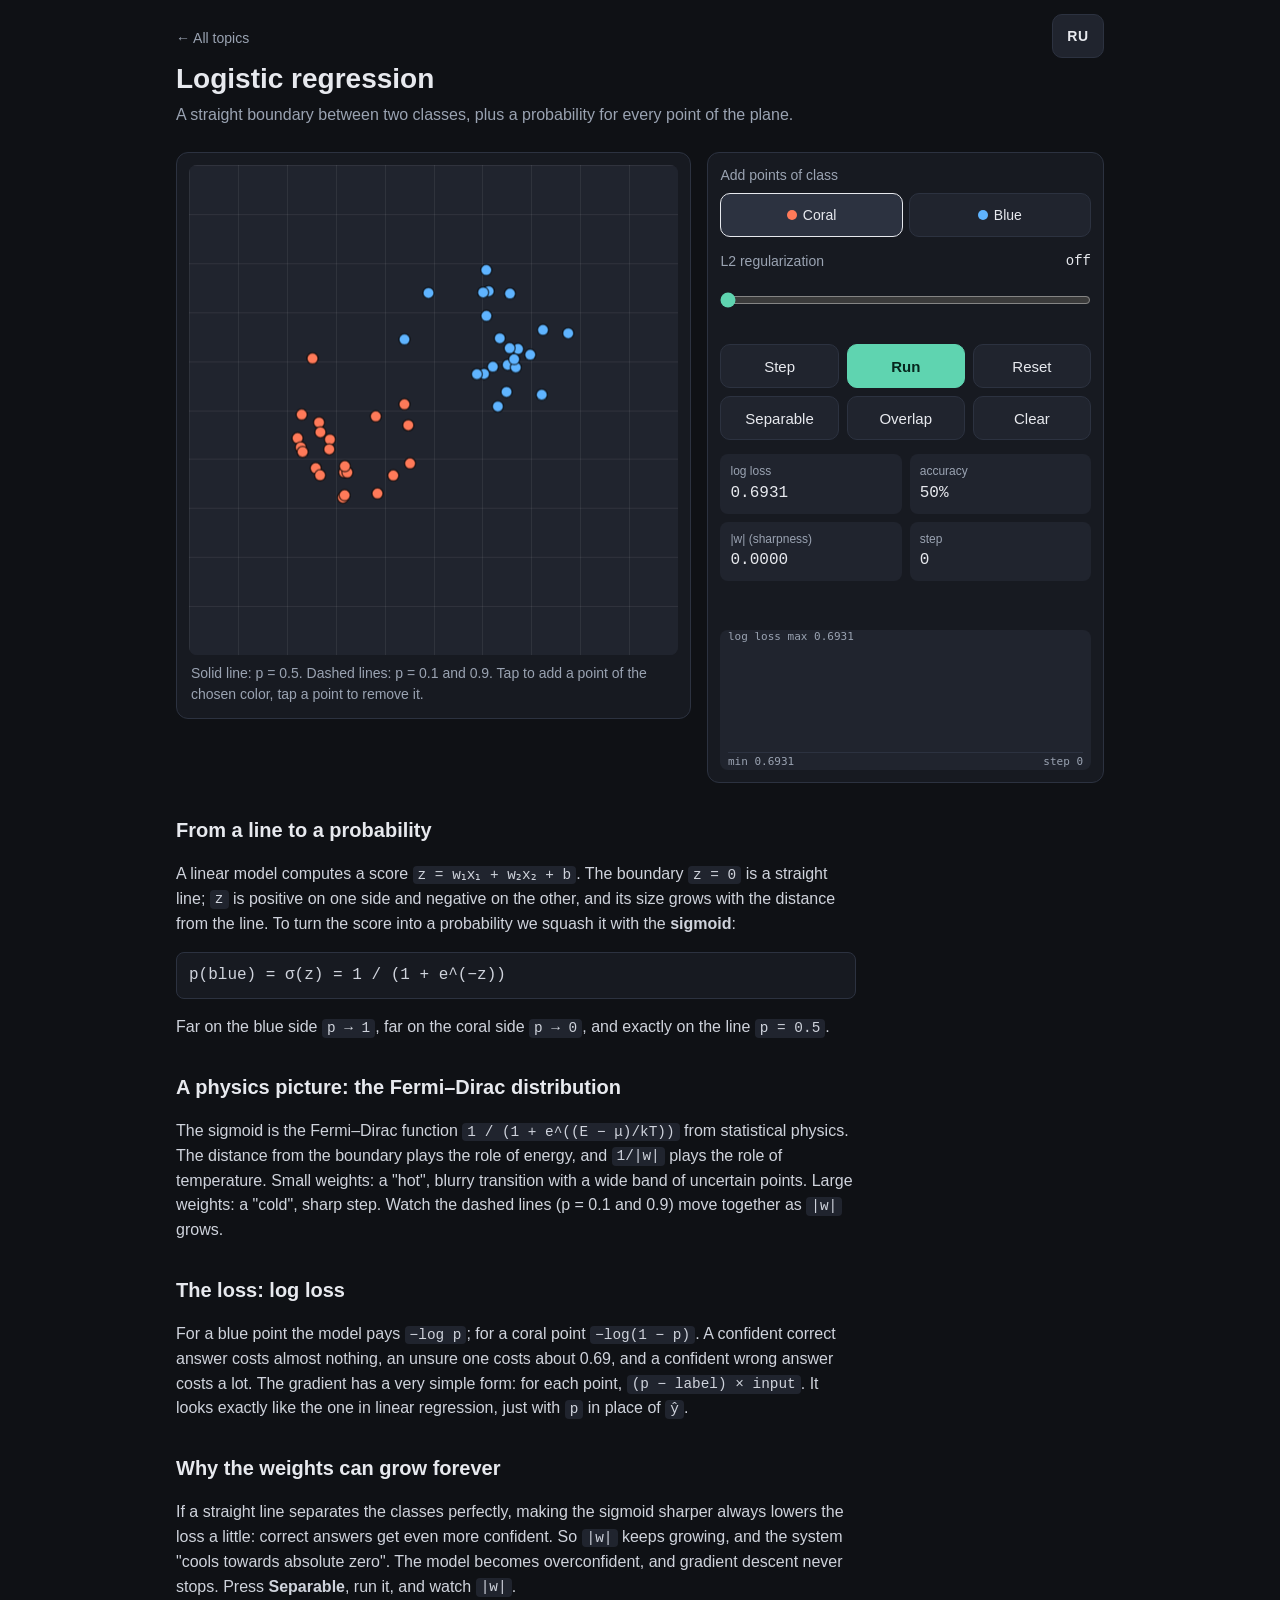
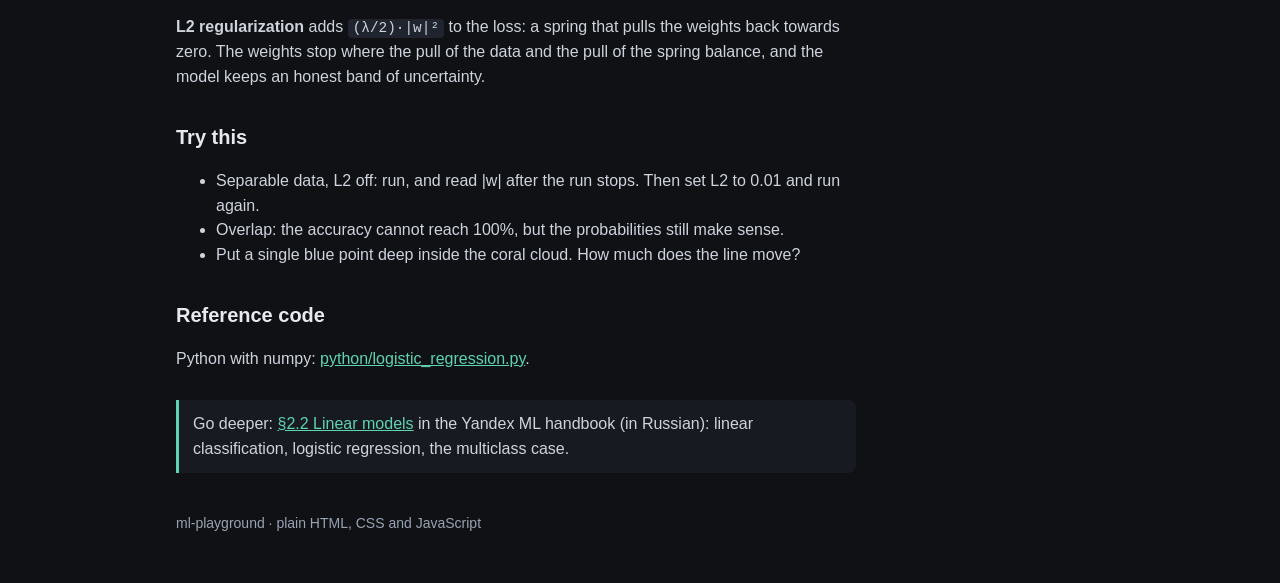
<file: topics/logistic-regression.html>
<!doctype html>
<html lang="en">
<head>
  <meta charset="utf-8">
  <meta name="viewport" content="width=device-width, initial-scale=1, viewport-fit=cover">
  <meta name="theme-color" content="#0f1115">
  <title data-i18n="log.title">Logistic Regression · ml-playground</title>
  <meta name="description" content="Train a linear classifier that outputs probabilities, and see what L2 regularization does.">
  <link rel="stylesheet" href="../assets/style.css?v=3">
</head>
<body>
  <div class="wrap">
    <header class="site-header">
      <a class="back" href="../index.html" data-i18n>← All topics</a>
      <h1 data-i18n>Logistic regression</h1>
      <p class="lead" data-i18n="log.lead">A straight boundary between two classes, plus a probability for every point of the plane.</p>
    </header>

    <main>
      <section class="demo">
        <div class="panel">
          <canvas id="plot" class="plot square" aria-label="Two classes of points and the probability map"></canvas>
          <p class="hint" data-i18n="log.hint">Solid line: p = 0.5. Dashed lines: p = 0.1 and 0.9. Tap to add a point of the chosen color, tap a point to remove it.</p>
        </div>

        <div class="panel">
          <div class="field">
            <span class="label" data-i18n>Add points of class</span>
            <div class="segmented" id="class-picker">
              <button type="button" data-value="0" aria-pressed="true"><span class="swatch" style="background:#ff7a59"></span><span data-i18n>Coral</span></button>
              <button type="button" data-value="1" aria-pressed="false"><span class="swatch" style="background:#5fb4ff"></span><span data-i18n>Blue</span></button>
            </div>
          </div>

          <div class="field">
            <label for="l2"><span data-i18n>L2 regularization</span> <output id="l2-out" for="l2"></output></label>
            <input id="l2" type="range" min="-4" max="0" step="0.1" value="-4">
          </div>

          <div class="buttons">
            <button id="step" type="button" data-i18n>Step</button>
            <button id="run" type="button" class="primary">Run</button>
            <button id="reset" type="button" data-i18n>Reset</button>
          </div>
          <div class="buttons">
            <button id="separable" type="button" data-i18n>Separable</button>
            <button id="overlap" type="button" data-i18n>Overlap</button>
            <button id="clear" type="button" data-i18n>Clear</button>
          </div>

          <div class="stats">
            <div class="stat"><div class="k" data-i18n>log loss</div><div class="v" id="stat-loss">–</div></div>
            <div class="stat"><div class="k" data-i18n>accuracy</div><div class="v" id="stat-acc">–</div></div>
            <div class="stat"><div class="k" data-i18n>|w| (sharpness)</div><div class="v" id="stat-w">–</div></div>
            <div class="stat"><div class="k" data-i18n>step</div><div class="v" id="stat-step">0</div></div>
          </div>

          <p id="status" class="status" role="status"></p>
          <canvas id="loss-chart" class="plot chart" aria-label="Log loss at each step"></canvas>
        </div>
      </section>

      <article class="prose" data-i18n="log.article">
        <h2>From a line to a probability</h2>
        <p>
          A linear model computes a score <code>z = w₁x₁ + w₂x₂ + b</code>. The boundary
          <code>z = 0</code> is a straight line; <code>z</code> is positive on one side and negative on the
          other, and its size grows with the distance from the line. To turn the score into a probability we
          squash it with the <strong>sigmoid</strong>:
        </p>
        <p class="formula">p(blue) = σ(z) = 1 / (1 + e^(−z))</p>
        <p>
          Far on the blue side <code>p → 1</code>, far on the coral side <code>p → 0</code>, and exactly on the
          line <code>p = 0.5</code>.
        </p>

        <h2>A physics picture: the Fermi–Dirac distribution</h2>
        <p>
          The sigmoid is the Fermi–Dirac function <code>1 / (1 + e^((E − μ)/kT))</code> from statistical physics.
          The distance from the boundary plays the role of energy, and <code>1/|w|</code> plays the role of
          temperature. Small weights: a "hot", blurry transition with a wide band of uncertain points. Large
          weights: a "cold", sharp step. Watch the dashed lines (p = 0.1 and 0.9) move together as
          <code>|w|</code> grows.
        </p>

        <h2>The loss: log loss</h2>
        <p>
          For a blue point the model pays <code>−log p</code>; for a coral point <code>−log(1 − p)</code>.
          A confident correct answer costs almost nothing, an unsure one costs about 0.69, and a confident wrong
          answer costs a lot. The gradient has a very simple form: for each point,
          <code>(p − label) × input</code>. It looks exactly like the one in linear regression, just with
          <code>p</code> in place of <code>ŷ</code>.
        </p>

        <h2>Why the weights can grow forever</h2>
        <p>
          If a straight line separates the classes perfectly, making the sigmoid sharper always lowers the loss a
          little: correct answers get even more confident. So <code>|w|</code> keeps growing, and the system
          "cools towards absolute zero". The model becomes overconfident, and gradient descent never
          stops. Press <strong>Separable</strong>, run it, and watch <code>|w|</code>.
        </p>
        <p>
          <strong>L2 regularization</strong> adds <code>(λ/2)·|w|²</code> to the loss: a spring that pulls the
          weights back towards zero. The weights stop where the pull of the data and the pull of the spring
          balance, and the model keeps an honest band of uncertainty.
        </p>

        <h2>Try this</h2>
        <ul>
          <li>Separable data, L2 off: run, and read |w| after the run stops. Then set L2 to 0.01 and run again.</li>
          <li>Overlap: the accuracy cannot reach 100%, but the probabilities still make sense.</li>
          <li>Put a single blue point deep inside the coral cloud. How much does the line move?</li>
        </ul>

        <h2>Reference code</h2>
        <p>
          Python with numpy: <a href="../python/logistic_regression.py">python/logistic_regression.py</a>.
        </p>

        <p class="source">
          Go deeper: <a href="https://contest.yandex.ru/tracks/ml/supervised-learning/linear-models" target="_blank" rel="noopener">§2.2 Linear models</a>
          in the Yandex ML handbook (in Russian): linear classification, logistic regression, the multiclass case.
        </p>
      </article>
    </main>

    <footer class="site-footer" data-i18n>ml-playground · plain HTML, CSS and JavaScript</footer>
  </div>

  <script src="../assets/i18n.js?v=3"></script>
  <script src="../assets/ru-common.js?v=3"></script>
  <script src="logistic-regression.ru.js?v=3"></script>
  <script src="../assets/common.js?v=3"></script>
  <script src="logistic-regression.js?v=3"></script>
</body>
</html>
</file>
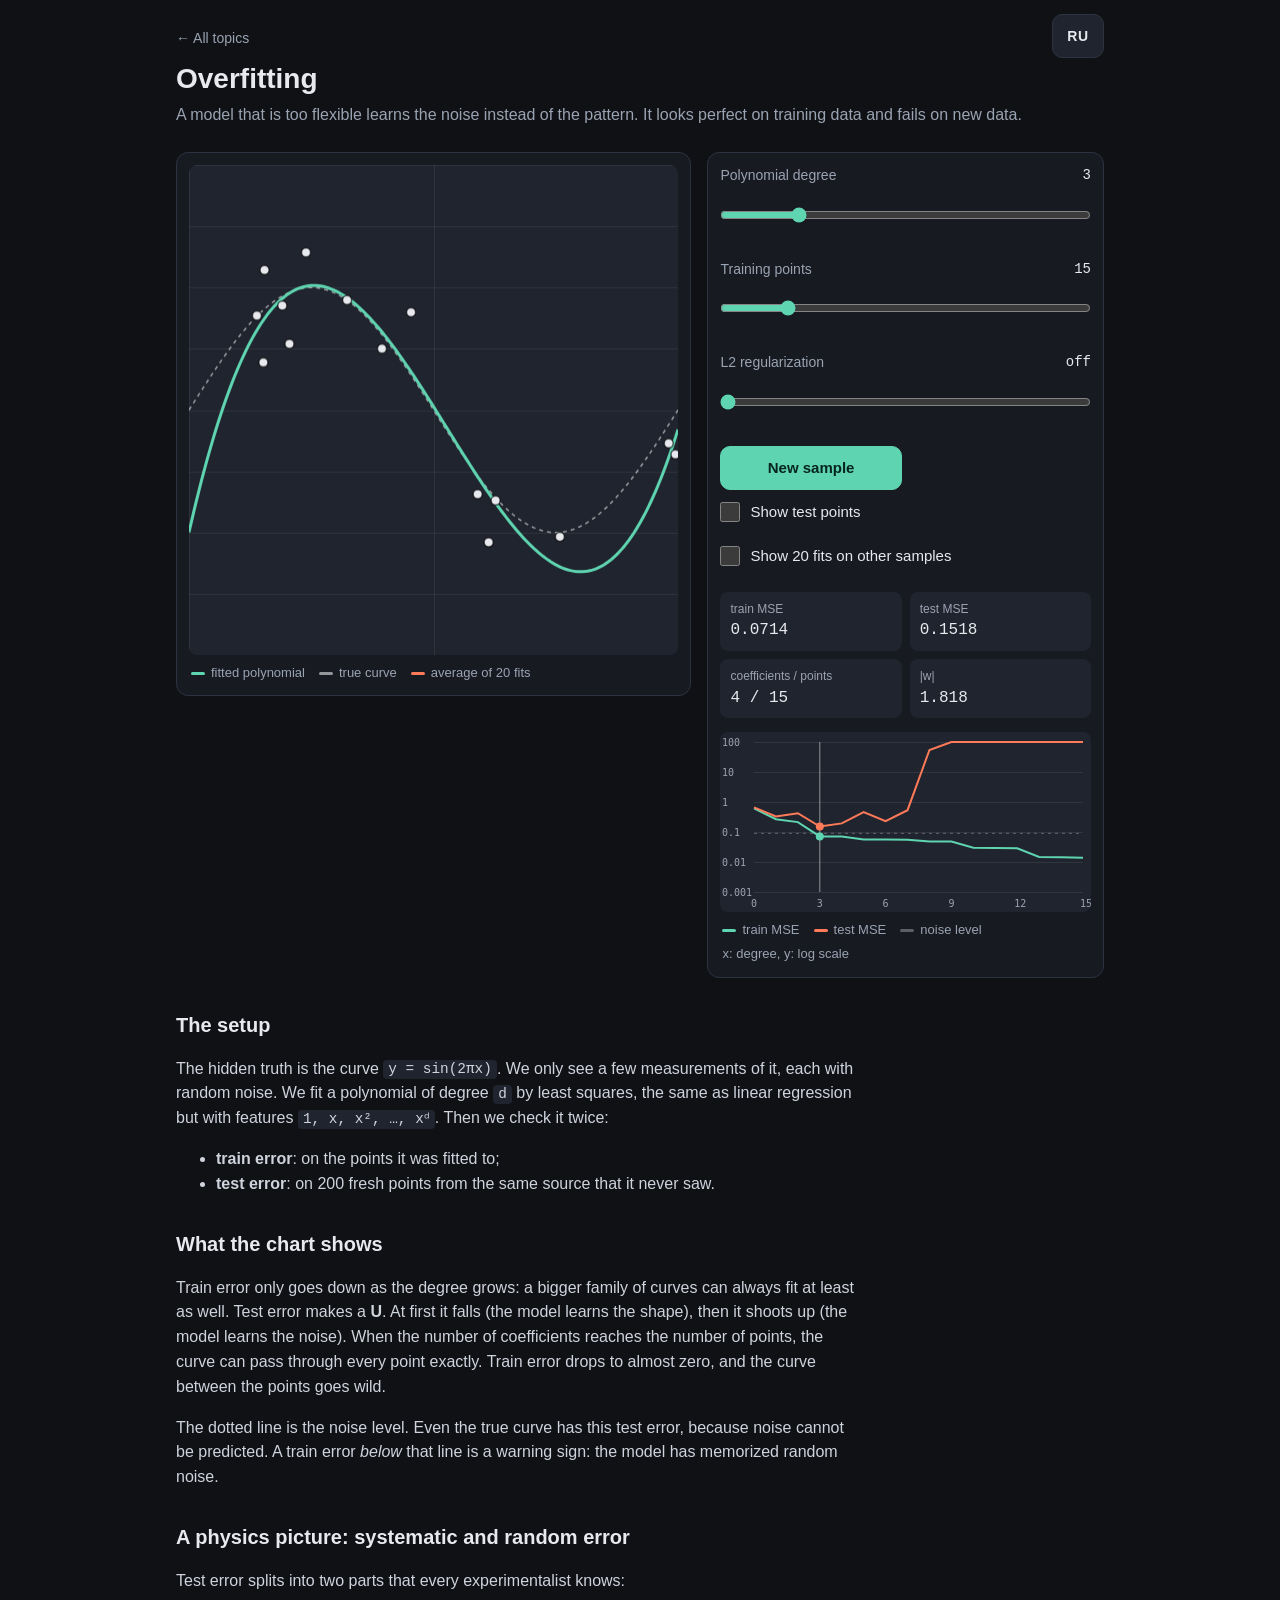
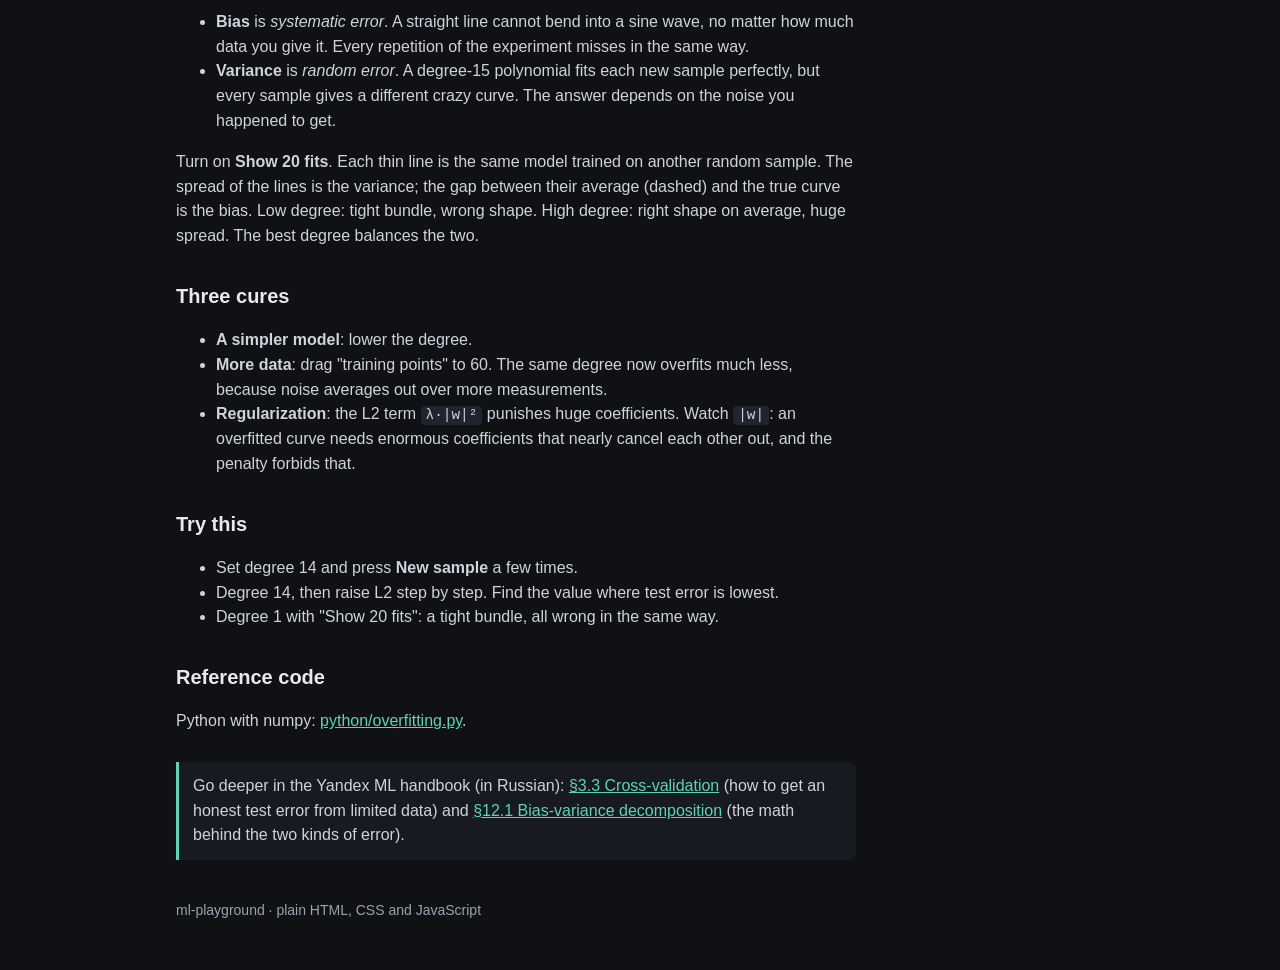
<file: topics/overfitting.html>
<!doctype html>
<html lang="en">
<head>
  <meta charset="utf-8">
  <meta name="viewport" content="width=device-width, initial-scale=1, viewport-fit=cover">
  <meta name="theme-color" content="#0f1115">
  <title data-i18n="of.title">Overfitting · ml-playground</title>
  <meta name="description" content="Fit polynomials of growing degree to noisy data and watch training and test error part ways.">
  <link rel="stylesheet" href="../assets/style.css?v=3">
</head>
<body>
  <div class="wrap">
    <header class="site-header">
      <a class="back" href="../index.html" data-i18n>← All topics</a>
      <h1 data-i18n>Overfitting</h1>
      <p class="lead" data-i18n="of.lead">A model that is too flexible learns the noise instead of the pattern. It looks perfect on training data and fails on new data.</p>
    </header>

    <main>
      <section class="demo">
        <div class="panel">
          <canvas id="plot" class="plot square" aria-label="Noisy training points, the true curve and the fitted polynomial"></canvas>
          <div class="legend">
            <span><i style="background:#5fd4b0"></i><span data-i18n>fitted polynomial</span></span>
            <span><i style="background:rgba(255,255,255,0.55)"></i><span data-i18n>true curve</span></span>
            <span><i style="background:#ff7a59"></i><span data-i18n>average of 20 fits</span></span>
          </div>
        </div>

        <div class="panel">
          <div class="field">
            <label for="degree"><span data-i18n>Polynomial degree</span> <output id="degree-out" for="degree"></output></label>
            <input id="degree" type="range" min="0" max="15" step="1" value="3">
          </div>

          <div class="field">
            <label for="n-train"><span data-i18n>Training points</span> <output id="n-out" for="n-train"></output></label>
            <input id="n-train" type="range" min="6" max="60" step="1" value="15">
          </div>

          <div class="field">
            <label for="l2"><span data-i18n>L2 regularization</span> <output id="l2-out" for="l2"></output></label>
            <input id="l2" type="range" min="-7" max="0" step="0.5" value="-7">
          </div>

          <div class="buttons two">
            <button id="resample" type="button" class="primary" data-i18n>New sample</button>
          </div>
          <label class="check"><input id="show-test" type="checkbox"> <span data-i18n>Show test points</span></label>
          <label class="check"><input id="show-cloud" type="checkbox"> <span data-i18n>Show 20 fits on other samples</span></label>

          <div class="stats">
            <div class="stat"><div class="k" data-i18n>train MSE</div><div class="v" id="stat-train">–</div></div>
            <div class="stat"><div class="k" data-i18n>test MSE</div><div class="v" id="stat-test">–</div></div>
            <div class="stat"><div class="k" data-i18n>coefficients / points</div><div class="v" id="stat-params">–</div></div>
            <div class="stat"><div class="k">|w|</div><div class="v" id="stat-w">–</div></div>
          </div>

          <canvas id="error-chart" class="plot" style="height:180px" aria-label="Train and test error for every degree"></canvas>
          <div class="legend">
            <span><i style="background:#5fd4b0"></i><span data-i18n>train MSE</span></span>
            <span><i style="background:#ff7a59"></i><span data-i18n>test MSE</span></span>
            <span><i style="background:rgba(255,255,255,0.3)"></i><span data-i18n>noise level</span></span>
            <span data-i18n>x: degree, y: log scale</span>
          </div>
        </div>
      </section>

      <article class="prose" data-i18n="of.article">
        <h2>The setup</h2>
        <p>
          The hidden truth is the curve <code>y = sin(2πx)</code>. We only see a few measurements of it, each with
          random noise. We fit a polynomial of degree <code>d</code> by least squares, the same as linear
          regression but with features <code>1, x, x², …, xᵈ</code>. Then we check it twice:
        </p>
        <ul>
          <li><strong>train error</strong>: on the points it was fitted to;</li>
          <li><strong>test error</strong>: on 200 fresh points from the same source that it never saw.</li>
        </ul>

        <h2>What the chart shows</h2>
        <p>
          Train error only goes down as the degree grows: a bigger family of curves can always fit at least as
          well. Test error makes a <strong>U</strong>. At first it falls (the model learns the shape), then it shoots
          up (the model learns the noise). When the number of coefficients reaches the number of points, the curve can
          pass through every point exactly. Train error drops to almost zero, and the curve between the points goes wild.
        </p>
        <p>
          The dotted line is the noise level. Even the true curve has this test error, because noise cannot be predicted.
          A train error <em>below</em> that line is a warning sign: the model has memorized random noise.
        </p>

        <h2>A physics picture: systematic and random error</h2>
        <p>
          Test error splits into two parts that every experimentalist knows:
        </p>
        <ul>
          <li>
            <strong>Bias</strong> is <em>systematic error</em>. A straight line cannot bend into a sine wave, no
            matter how much data you give it. Every repetition of the experiment misses in the same way.
          </li>
          <li>
            <strong>Variance</strong> is <em>random error</em>. A degree-15 polynomial fits each new sample
            perfectly, but every sample gives a different crazy curve. The answer depends on the noise you happened
            to get.
          </li>
        </ul>
        <p>
          Turn on <strong>Show 20 fits</strong>. Each thin line is the same model trained on another random sample. The
          spread of the lines is the variance; the gap between their average (dashed) and the true curve is the bias.
          Low degree: tight bundle, wrong shape. High degree: right shape on average, huge spread. The best degree
          balances the two.
        </p>

        <h2>Three cures</h2>
        <ul>
          <li><strong>A simpler model</strong>: lower the degree.</li>
          <li><strong>More data</strong>: drag "training points" to 60. The same degree now overfits much less, because
            noise averages out over more measurements.</li>
          <li><strong>Regularization</strong>: the L2 term <code>λ·|w|²</code> punishes huge coefficients. Watch
            <code>|w|</code>: an overfitted curve needs enormous coefficients that nearly cancel each other out, and the
            penalty forbids that.</li>
        </ul>

        <h2>Try this</h2>
        <ul>
          <li>Set degree 14 and press <strong>New sample</strong> a few times.</li>
          <li>Degree 14, then raise L2 step by step. Find the value where test error is lowest.</li>
          <li>Degree 1 with "Show 20 fits": a tight bundle, all wrong in the same way.</li>
        </ul>

        <h2>Reference code</h2>
        <p>
          Python with numpy: <a href="../python/overfitting.py">python/overfitting.py</a>.
        </p>

        <p class="source">
          Go deeper in the Yandex ML handbook (in Russian):
          <a href="https://contest.yandex.ru/tracks/ml/model-evaluation/cross-validation" target="_blank" rel="noopener">§3.3 Cross-validation</a>
          (how to get an honest test error from limited data) and
          <a href="https://contest.yandex.ru/tracks/ml/machine-learning-theory/bias-variance-decomposition" target="_blank" rel="noopener">§12.1 Bias-variance decomposition</a>
          (the math behind the two kinds of error).
        </p>
      </article>
    </main>

    <footer class="site-footer" data-i18n>ml-playground · plain HTML, CSS and JavaScript</footer>
  </div>

  <script src="../assets/i18n.js?v=3"></script>
  <script src="../assets/ru-common.js?v=3"></script>
  <script src="overfitting.ru.js?v=3"></script>
  <script src="../assets/common.js?v=3"></script>
  <script src="overfitting.js?v=3"></script>
</body>
</html>
</file>
<file: assets/style.css>
/* Shared styles for ml-playground. Dark theme, mobile-first. */

:root {
  color-scheme: dark;
  --bg: #0f1115;
  --surface: #171a21;
  --surface-2: #20242e;
  --border: #2c3240;
  --text: #e7e9ee;
  --muted: #9aa3b2;
  --accent: #5fd4b0;
  --accent-ink: #06261d;
  --ball: #ff7a59;
  --danger: #ff6b6b;
  --radius: 12px;
  --gutter: 16px;
  --font: -apple-system, BlinkMacSystemFont, "Segoe UI", Roboto, sans-serif;
  --mono: ui-monospace, SFMono-Regular, Menlo, Consolas, monospace;
}

* { box-sizing: border-box; }

html { -webkit-text-size-adjust: 100%; }

body {
  margin: 0;
  background: var(--bg);
  color: var(--text);
  font: 16px/1.55 var(--font);
}

a { color: var(--accent); }

code {
  font-family: var(--mono);
  font-size: 0.9em;
  background: var(--surface-2);
  padding: 0.1em 0.35em;
  border-radius: 4px;
}

.wrap {
  max-width: 960px;
  margin: 0 auto;
  padding: 0 var(--gutter) 48px;
}

/* Header */

.site-header {
  position: relative;
  padding: 20px 0 8px;
}
.lang-toggle {
  position: absolute;
  top: 14px;
  right: 0;
  min-width: 52px;
  font-size: 14px;
  font-weight: 600;
  letter-spacing: 0.04em;
}
.site-header h1 { padding-right: 64px; }
.site-header .back {
  display: inline-block;
  color: var(--muted);
  text-decoration: none;
  font-size: 14px;
  padding: 8px 0;
}
h1 { font-size: 28px; line-height: 1.2; margin: 4px 0 8px; }
h2 { font-size: 20px; margin: 32px 0 8px; }
.lead { color: var(--muted); margin: 0 0 16px; }

/* Topic cards (index page) */

.cards {
  display: grid;
  gap: 12px;
  grid-template-columns: 1fr;
  margin-top: 16px;
}
@media (min-width: 600px) {
  .cards { grid-template-columns: repeat(2, 1fr); }
}
@media (min-width: 900px) {
  .cards { grid-template-columns: repeat(3, 1fr); }
}
.card {
  display: block;
  background: var(--surface);
  border: 1px solid var(--border);
  border-radius: var(--radius);
  padding: 16px;
  color: var(--text);
  text-decoration: none;
}
a.card:hover, a.card:focus-visible { border-color: var(--accent); }
.card h3 { margin: 0 0 6px; font-size: 18px; }
.card p { margin: 0; color: var(--muted); font-size: 15px; }
.card .tag {
  display: inline-block;
  margin-top: 12px;
  font-size: 13px;
  padding: 2px 10px;
  border-radius: 999px;
  background: var(--accent);
  color: var(--accent-ink);
  font-weight: 600;
}
.card { position: relative; }
.card .num {
  position: absolute; top: 14px; right: 14px;
  width: 26px; height: 26px; border-radius: 50%;
  display: grid; place-items: center;
  font-size: 13px; font-weight: 600;
  border: 1px solid var(--border); color: var(--muted);
}
.card h3 { padding-right: 34px; }
.ref { font-size: 12px; color: var(--muted); font-weight: 400; margin-left: 10px; }
.section-title { margin: 28px 0 0; font-size: 18px; }
.card.soon { opacity: 0.55; }
.card.soon .tag { background: var(--surface-2); color: var(--muted); }

/* Demo layout: canvas + controls side by side on wide screens */

.demo {
  display: grid;
  gap: 16px;
  grid-template-columns: minmax(0, 1fr);
}
@media (min-width: 800px) {
  .demo { grid-template-columns: minmax(0, 1.3fr) minmax(0, 1fr); align-items: start; }
}

.panel {
  background: var(--surface);
  border: 1px solid var(--border);
  border-radius: var(--radius);
  padding: 12px;
}

.plot {
  display: block;
  width: 100%;
  border-radius: 8px;
  background: var(--surface-2);
  touch-action: manipulation;
}
.plot.square { aspect-ratio: 1 / 1; }
.plot.chart { height: 140px; }

.hint { color: var(--muted); font-size: 14px; margin: 8px 2px 0; }

/* Controls */

.field { margin-bottom: 14px; }
.field label, .field .label {
  display: flex;
  justify-content: space-between;
  font-size: 14px;
  color: var(--muted);
  margin-bottom: 6px;
}
.field output { color: var(--text); font-family: var(--mono); }

select, button {
  font: inherit;
  color: var(--text);
  background: var(--surface-2);
  border: 1px solid var(--border);
  border-radius: 10px;
  min-height: 44px;
}
select { width: 100%; padding: 0 12px; }

.buttons { display: grid; grid-template-columns: repeat(3, minmax(0, 1fr)); gap: 8px; }
/* Long (e.g. Russian) labels wrap to two lines instead of widening the layout. */
button { padding: 0 6px; cursor: pointer; min-width: 0; overflow: hidden; line-height: 1.15; }
.buttons button { font-size: 15px; }
button:active { transform: translateY(1px); }
button.primary { background: var(--accent); color: var(--accent-ink); border-color: var(--accent); font-weight: 600; }

input[type="range"] {
  width: 100%;
  height: 44px;
  margin: 0;
  accent-color: var(--accent);
  background: transparent;
}

.buttons + .buttons { margin-top: 8px; }
.buttons.two { grid-template-columns: repeat(2, minmax(0, 1fr)); }
.buttons.four { grid-template-columns: repeat(4, minmax(0, 1fr)); }
.buttons.four button { padding: 0 4px; }
button:disabled { opacity: 0.4; cursor: default; }

/* Segmented control: one pressed button out of several */
.segmented { display: flex; gap: 6px; }
.segmented button { flex: 1 1 0; padding: 0 4px; font-size: 14px; white-space: nowrap; }
.segmented button[aria-pressed="true"] { border-color: var(--text); background: var(--border); }
.swatch {
  display: inline-block; width: 10px; height: 10px; border-radius: 50%;
  margin-right: 6px; vertical-align: 0;
}

.check { display: flex; align-items: center; gap: 10px; min-height: 44px; font-size: 15px; }
.check input { width: 20px; height: 20px; accent-color: var(--accent); margin: 0; }

.tree {
  font-family: var(--mono);
  font-size: 12px;
  line-height: 1.5;
  background: var(--surface-2);
  border-radius: 8px;
  padding: 8px 10px;
  margin: 12px 0 0;
  max-height: 220px;
  overflow: auto;
  white-space: pre;
}

.legend { display: flex; flex-wrap: wrap; gap: 4px 14px; font-size: 13px; color: var(--muted); margin: 8px 2px 0; }
.legend i { display: inline-block; width: 14px; height: 3px; border-radius: 2px; margin-right: 6px; vertical-align: middle; }

.source {
  margin-top: 28px;
  padding: 12px 14px;
  border-left: 3px solid var(--accent);
  background: var(--surface);
  border-radius: 0 8px 8px 0;
}

/* Readouts */

.stats {
  display: grid;
  grid-template-columns: repeat(2, 1fr);
  gap: 8px;
  margin: 14px 0;
}
.stat { background: var(--surface-2); border-radius: 8px; padding: 8px 10px; }
.stat .k { font-size: 12px; color: var(--muted); }
.stat .v { font-family: var(--mono); font-size: 16px; overflow-wrap: anywhere; }
.status { min-height: 1.5em; font-size: 14px; color: var(--muted); }
.status.bad { color: var(--danger); }
.status.good { color: var(--accent); }

/* Long-form text */

.prose { max-width: 680px; }
.prose p, .prose li { color: #cfd3dc; }
.formula {
  font-family: var(--mono);
  background: var(--surface);
  border: 1px solid var(--border);
  border-radius: 8px;
  padding: 10px 12px;
  overflow-x: auto;
}

.site-footer { color: var(--muted); font-size: 14px; margin-top: 40px; }
</file>
